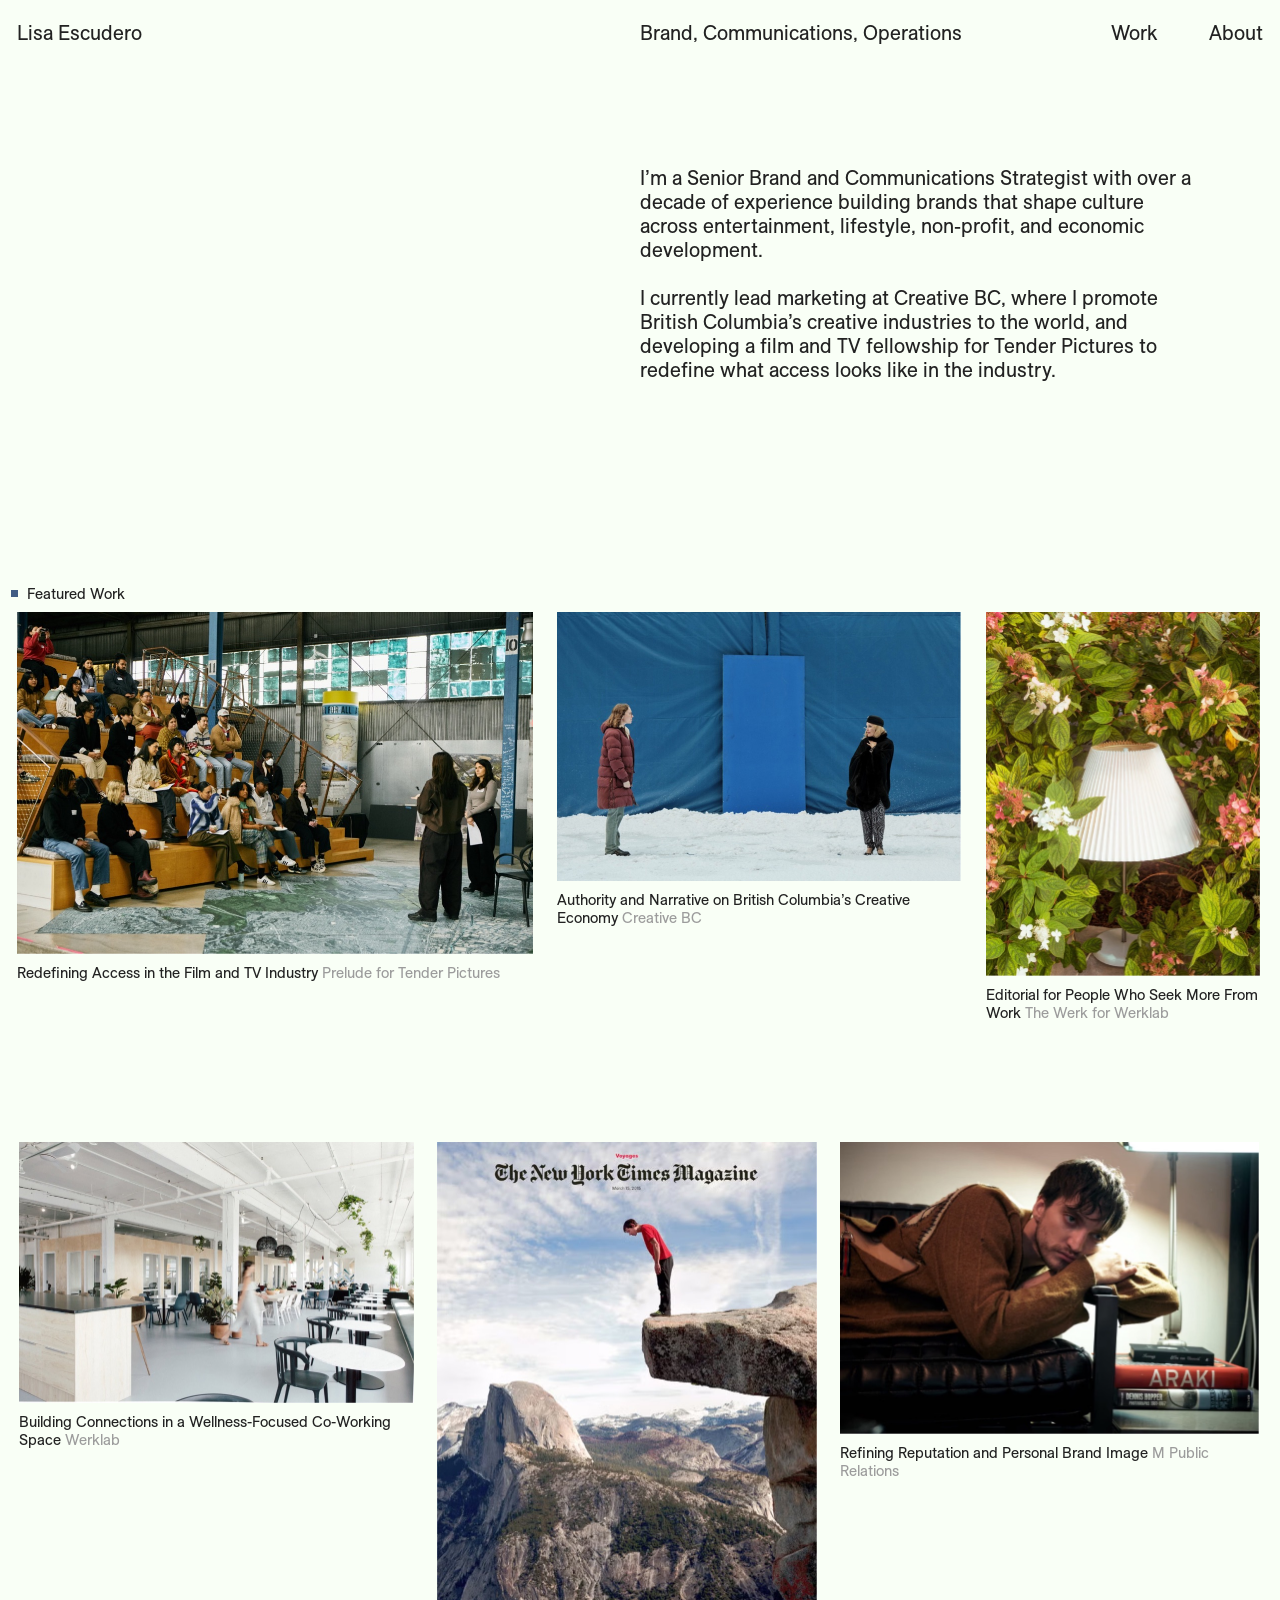
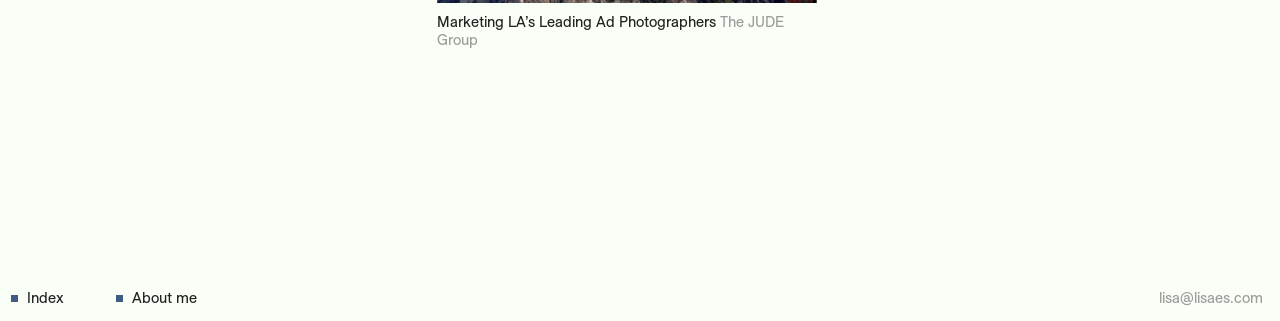
<file: index.html>
<!doctype html>
<html lang="en">
<head>
  <meta charset="utf-8">
  <meta name="viewport" content="width=device-width, initial-scale=1">
  <meta name="robots" content="noindex, nofollow">
  <title>Lisa Escudero — Brand, Communications, Operations</title>
  <link rel="icon" type="image/png" href="/images/favicon.png">
  <link rel="apple-touch-icon" href="/images/apple-touch-icon.png">
  <meta name="description" content="Lisa Escudero is a Brand and Communications Strategist with over a decade of experience building brands that shape culture across entertainment, lifestyle, non-profit, and economic development.">
  <link rel="stylesheet" href="css/style.css">
</head>
<body class="page-home">

  <header class="site-header">
    <a class="name" href="/">Lisa Escudero</a>
    <span class="tagline">Brand, Communications, Operations</span>
    <nav aria-label="Main">
      <div class="nav-work">
        <a class="nav-trigger" href="/" aria-haspopup="true" aria-expanded="false">Work</a>
        <ul class="dropdown">
          <li><a href="/prelude">Prelude</a></li>
          <li><a href="/creative-bc">Creative BC</a></li>
          <li><a href="/jude-group">The JUDE Group</a></li>
          <li><a href="/the-werk">The Werk</a></li>
          <li><a href="/m-public-relations">M Public Relations</a></li>
          <li><a href="/werklab">Werklab</a></li>
        </ul>
      </div>
      <a href="/about">About</a>
    </nav>
  </header>

  <main>
    <section class="section intro">
      <div></div>
      <div class="content">
        <p>I’m a Senior Brand and Communications Strategist with over a decade of experience building brands that shape culture across entertainment, lifestyle, non-profit, and economic development.</p>
        <p>I currently lead marketing at Creative BC, where I promote British Columbia’s creative industries to the world, and developing a film and TV fellowship for Tender Pictures to redefine what access looks like in the industry.</p>
      </div>
    </section>
    <section class="featured"><span class="label">Featured Work</span></section>
    <div class="prow home-row" style="grid-template-columns:515fr 404fr 274fr;column-gap:calc(25 / 1280 * 100%);padding-left:calc(17 / 1280 * 100%);padding-right:calc(20 / 1280 * 100%);align-items:start">
      <a class="card" href="/prelude"><figure><img src="images/card-prelude.jpg" alt="Redefining Access in the Film and TV Industry"></figure><div class="caption"><span><span class="card-title">Redefining Access in the Film and TV Industry</span> <span class="client">Prelude for Tender Pictures</span></span></div></a>
      <a class="card" href="/creative-bc"><figure><img src="images/card-creative-bc.jpg" alt="Authority and Narrative on British Columbia’s Creative Economy"></figure><div class="caption"><span><span class="card-title">Authority and Narrative on British Columbia’s Creative Economy</span> <span class="client">Creative BC</span></span></div></a>
      <a class="card" href="/the-werk"><figure><img src="images/card-the-werk.jpg" alt="Editorial for People Who Seek More From Work"></figure><div class="caption"><span><span class="card-title">Editorial for People Who Seek More From Work</span> <span class="client">The Werk for Werklab</span></span></div></a>
    </div>
    <div class="prow home-row" style="grid-template-columns:395fr 380fr 419fr;column-gap:23px;padding-left:calc(19 / 1280 * 100%);padding-right:calc(21 / 1280 * 100%);align-items:start">
      <a class="card" href="/werklab"><figure><img src="images/card-werklab.jpg" alt="Building Connections in a Wellness-Focused Co-Working Space"></figure><div class="caption"><span><span class="card-title">Building Connections in a Wellness-Focused Co-Working Space</span> <span class="client">Werklab</span></span></div></a>
      <a class="card" href="/jude-group"><figure><img src="images/card-jude-group.jpg" alt="Marketing LA’s Leading Ad Photographers"></figure><div class="caption"><span><span class="card-title">Marketing LA’s Leading Ad Photographers</span> <span class="client">The JUDE Group</span></span></div></a>
      <a class="card" href="/m-public-relations"><figure><img src="images/card-m-public-relations.jpg" alt="Refining Reputation and Personal Brand Image"></figure><div class="caption"><span><span class="card-title">Refining Reputation and Personal Brand Image</span> <span class="client">M Public Relations</span></span></div></a>
    </div>
  </main>

  <footer class="site-footer">
    <div class="links">
      <a class="label" href="/cv">Index</a>
      <a class="label" href="/about">About me</a>
    </div>
    <a class="email" href="mailto:lisa@lisaes.com">lisa@lisaes.com</a>
  </footer>


  <script src="js/nav.js" defer></script>
</body>
</html>
</file>
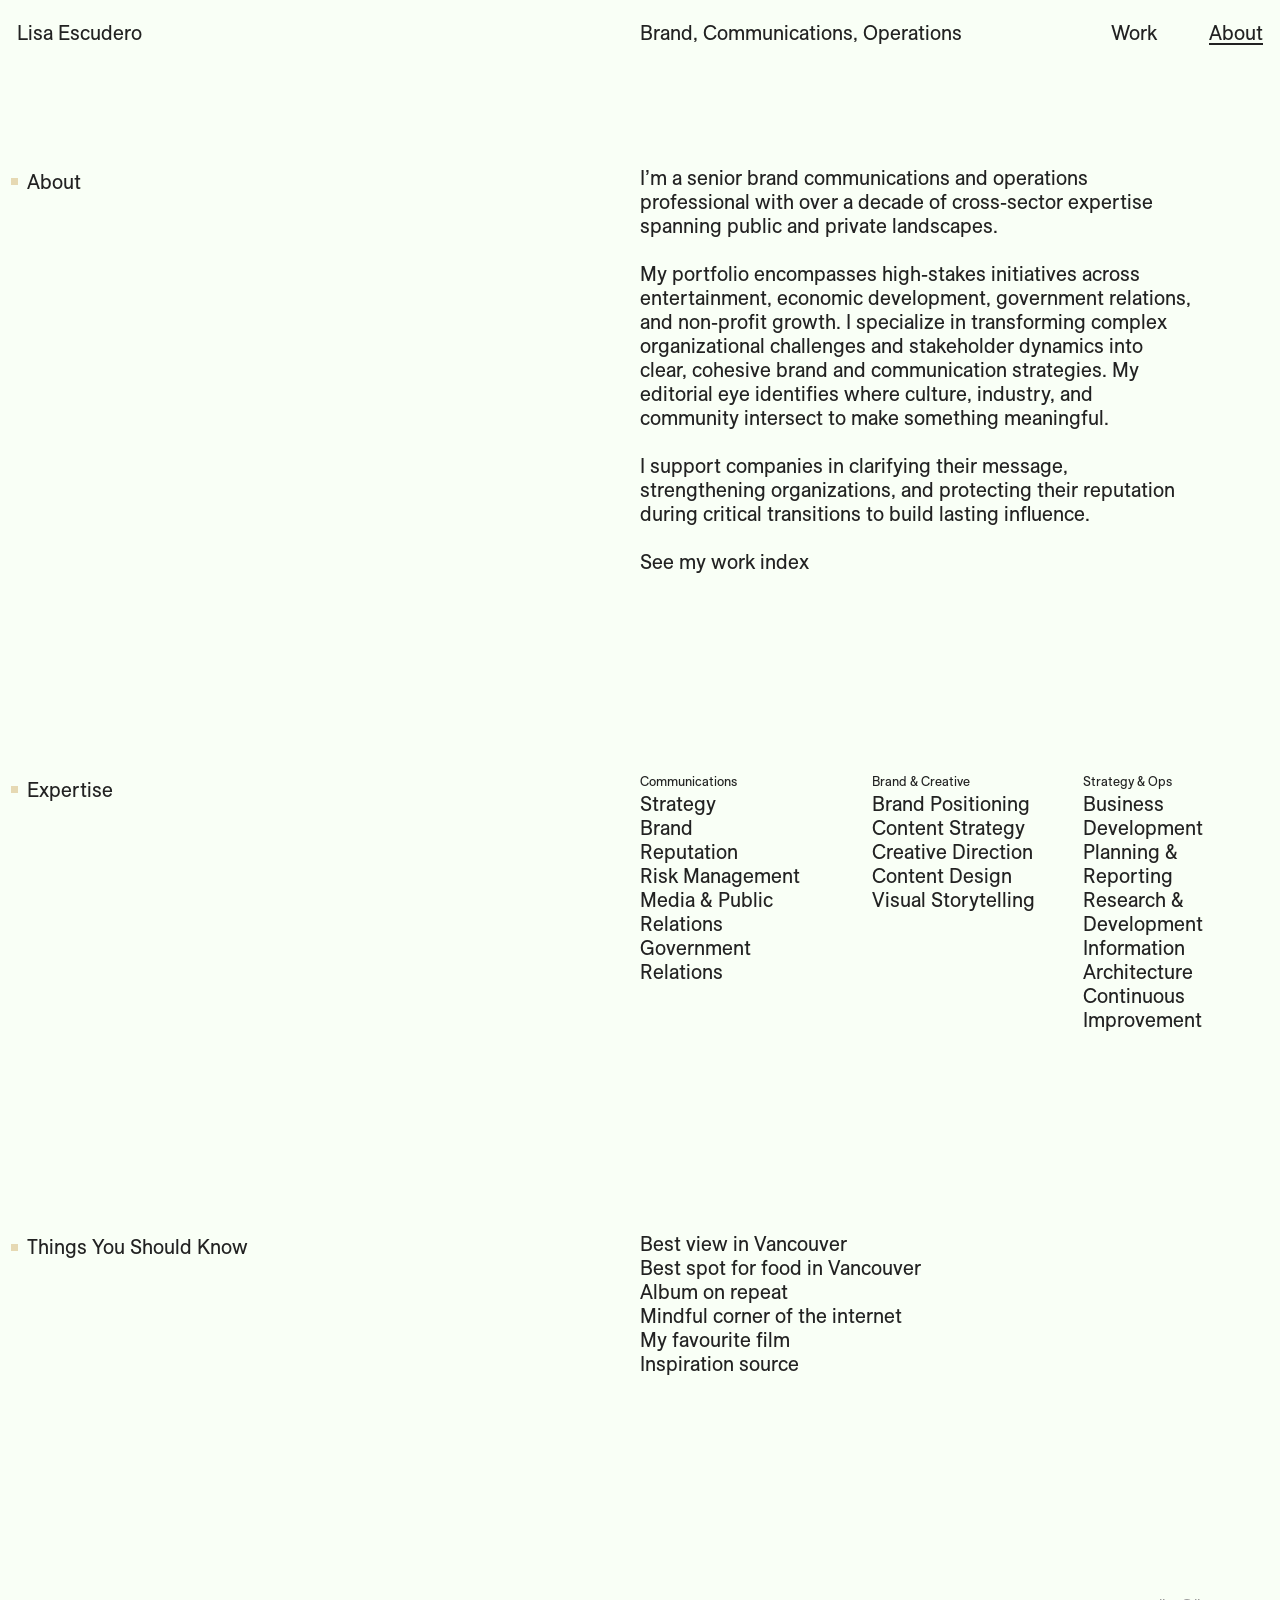
<file: about.html>
<!doctype html>
<html lang="en">
<head>
  <meta charset="utf-8">
  <meta name="viewport" content="width=device-width, initial-scale=1">
  <meta name="robots" content="noindex, nofollow">
  <title>About — Lisa Escudero</title>
  <link rel="icon" type="image/png" href="/images/favicon.png">
  <link rel="apple-touch-icon" href="/images/apple-touch-icon.png">
  <meta name="description" content="Senior brand communications and operations professional with over a decade of cross-sector expertise.">
  <link rel="stylesheet" href="css/style.css">
</head>
<body class="page-about">

  <header class="site-header">
    <a class="name" href="/">Lisa Escudero</a>
    <span class="tagline">Brand, Communications, Operations</span>
    <nav aria-label="Main">
      <div class="nav-work">
        <a class="nav-trigger" href="/" aria-haspopup="true" aria-expanded="false">Work</a>
        <ul class="dropdown">
          <li><a href="/prelude">Prelude</a></li>
          <li><a href="/creative-bc">Creative BC</a></li>
          <li><a href="/jude-group">The JUDE Group</a></li>
          <li><a href="/the-werk">The Werk</a></li>
          <li><a href="/m-public-relations">M Public Relations</a></li>
          <li><a href="/werklab">Werklab</a></li>
        </ul>
      </div>
      <a href="/about" aria-current="page">About</a>
    </nav>
  </header>

  <main>
    <section class="section">
      <div><span class="label">About</span></div>
      <div class="content">
        <p>I’m a senior brand communications and operations professional with over a decade of cross-sector expertise spanning public and private landscapes.</p>
        <p>My portfolio encompasses high-stakes initiatives across entertainment, economic development, government relations, and non-profit growth. I specialize in transforming complex organizational challenges and stakeholder dynamics into clear, cohesive brand and communication strategies. My editorial eye identifies where culture, industry, and community intersect to make something meaningful.</p>
        <p>I support companies in clarifying their message, strengthening organizations, and protecting their reputation during critical transitions to build lasting influence.</p>
        <p class="more"><a href="/cv">See my work index</a></p>
      </div>
    </section>


    <section class="section">
      <div><span class="label">Expertise</span></div>
      <div class="content wide expertise">
        <div>
          <h3>Communications</h3>
          <ul>
            <li>Strategy</li>
            <li>Brand</li>
            <li>Reputation</li>
            <li>Risk Management</li>
            <li>Media &amp; Public Relations</li>
            <li>Government Relations</li>
          </ul>
        </div>
        <div>
          <h3>Brand &amp; Creative</h3>
          <ul>
            <li>Brand Positioning</li>
            <li>Content Strategy</li>
            <li>Creative Direction</li>
            <li>Content Design</li>
            <li>Visual Storytelling</li>
          </ul>
        </div>
        <div>
          <h3>Strategy &amp; Ops</h3>
          <ul>
            <li>Business Development</li>
            <li>Planning &amp; Reporting</li>
            <li>Research &amp; Development</li>
            <li>Information Architecture</li>
            <li>Continuous Improvement</li>
          </ul>
        </div>
      </div>
    </section>

    <section class="section">
      <div><span class="label">Things You Should Know</span></div>
      <div class="content">
        <ul class="plain-list">
          <li><a href="https://www.google.com/maps/place/Iona+Beach/@49.2174372,-123.2166445,17z/data=!4m10!1m2!2m1!1siona+beach!3m6!1s0x54860b92437e13e1:0x3617922834f04c30!8m2!3d49.2179692!4d-123.2146257!15sCgppb25hIGJlYWNokgEMcHVibGljX2JlYWNo4AEA!16s%2Fg%2F11t_j97b2r?entry=ttu&amp;g_ep=EgoyMDI2MDQyOC4wIKXMDSoASAFQAw%3D%3D" target="_blank" rel="noopener">Best view in Vancouver</a></li>
          <li><a href="http://www.kissatanto.com/" target="_blank" rel="noopener">Best spot for food in Vancouver</a></li>
          <li><a href="https://open.spotify.com/album/4PT8J0fOr38VIH5ULZamLh?nd=1&amp;si=Cxs9I4cJS-Ww4FpicFcGwA" target="_blank" rel="noopener">Album on repeat</a></li>
          <li><a href="https://www.youtube.com/watch?v=CJZz_xeSt-Y&amp;t=1s" target="_blank" rel="noopener">Mindful corner of the internet</a></li>
          <li><a href="https://letterboxd.com/film/my-life-as-a-zucchini/" target="_blank" rel="noopener">My favourite film</a></li>
          <li><a href="https://canadamodern.org/archives/" target="_blank" rel="noopener">Inspiration source</a></li>
        </ul>
      </div>
    </section>
  </main>

  <footer class="site-footer">
    <a class="email" href="mailto:lisa@lisaes.com">lisa@lisaes.com</a>
  </footer>

  <script src="js/nav.js" defer></script>
</body>
</html>
</file>
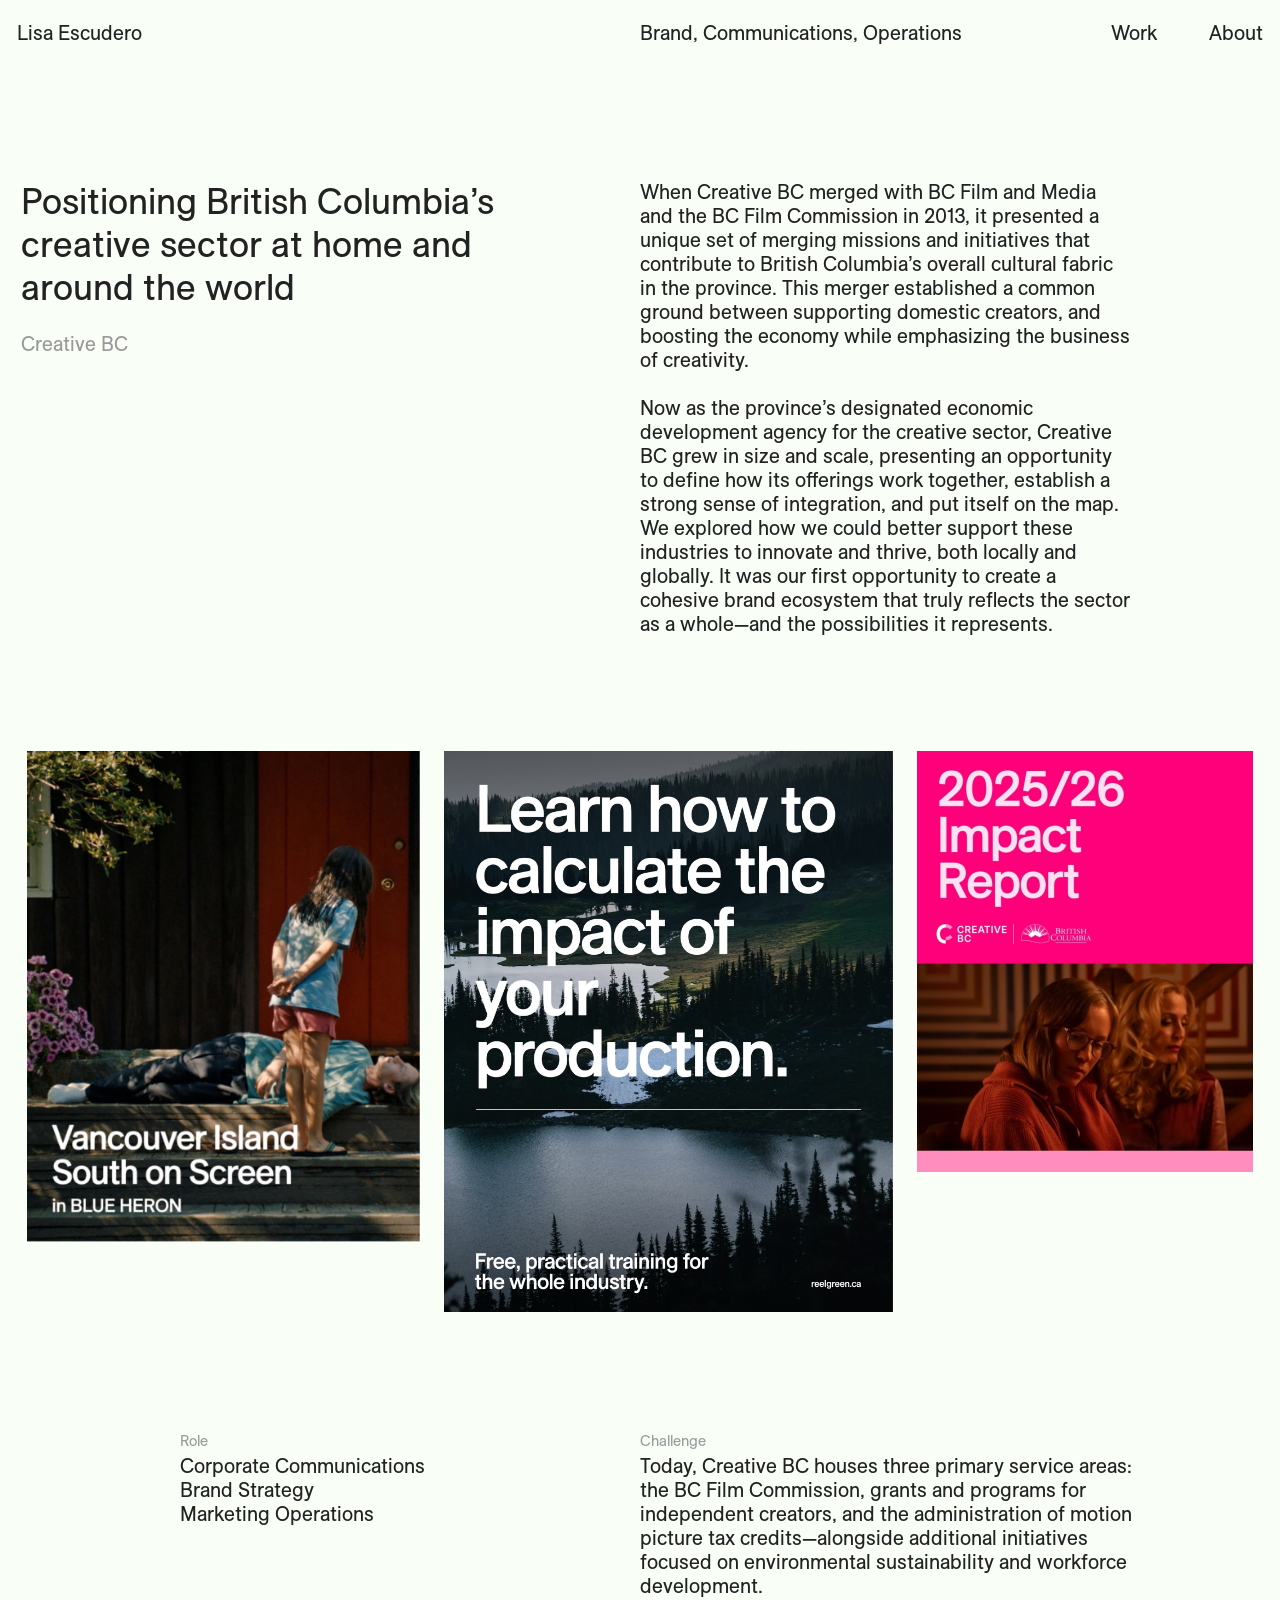
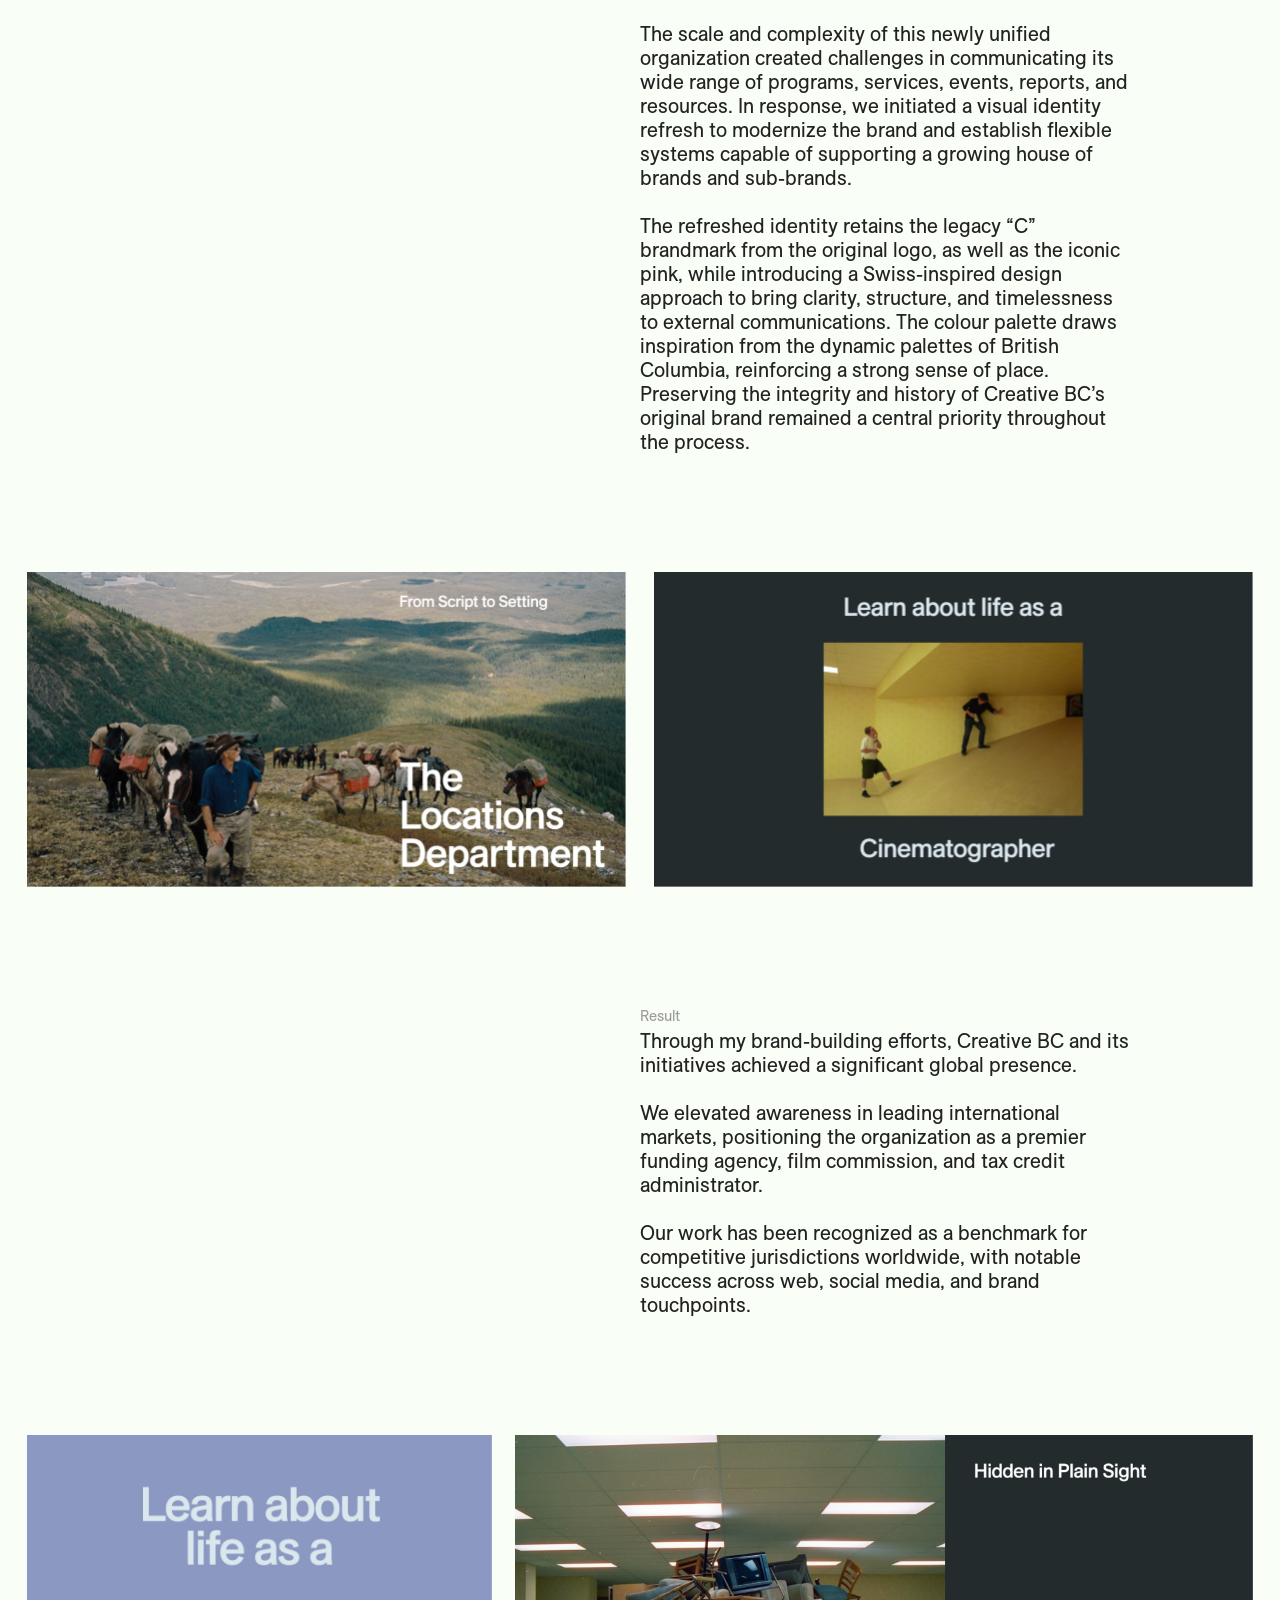
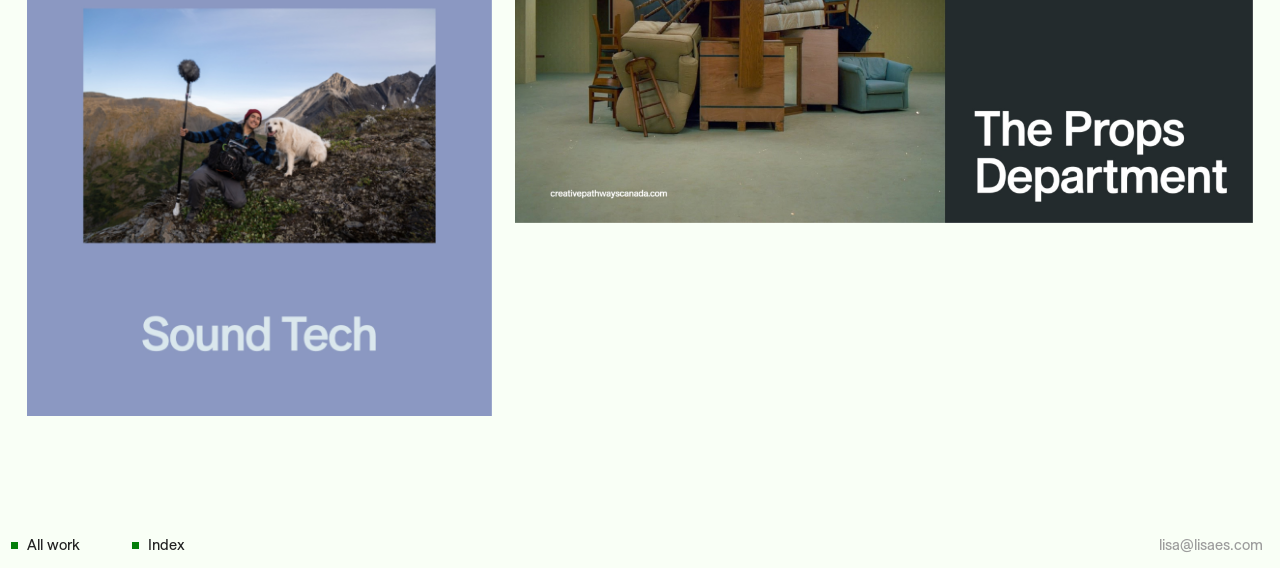
<file: creative-bc.html>
<!doctype html>
<html lang="en">
<head>
  <meta charset="utf-8">
  <meta name="viewport" content="width=device-width, initial-scale=1">
  <meta name="robots" content="noindex, nofollow">
  <title>Creative BC — Lisa Escudero</title>
  <link rel="icon" type="image/png" href="/images/favicon.png">
  <link rel="apple-touch-icon" href="/images/apple-touch-icon.png">
  <meta name="description" content="Positioning British Columbia’s creative sector at home and around the world">
  <link rel="stylesheet" href="css/style.css">
</head>
<body class="page-work page-case">

  <header class="site-header">
    <a class="name" href="/">Lisa Escudero</a>
    <span class="tagline">Brand, Communications, Operations</span>
    <nav aria-label="Main">
      <div class="nav-work">
        <a class="nav-trigger" href="/" aria-haspopup="true" aria-expanded="false">Work</a>
        <ul class="dropdown">
          <li><a href="/prelude">Prelude</a></li>
          <li><a href="/creative-bc" aria-current="page">Creative BC</a></li>
          <li><a href="/jude-group">The JUDE Group</a></li>
          <li><a href="/the-werk">The Werk</a></li>
          <li><a href="/m-public-relations">M Public Relations</a></li>
          <li><a href="/werklab">Werklab</a></li>
        </ul>
      </div>
      <a href="/about">About</a>
    </nav>
  </header>

  <main>
    <section class="section project-head">
      <div>
        <h1>Positioning British Columbia’s creative sector at home and around the world</h1>
        <p class="client">Creative BC</p>
      </div>
      <div class="content">
        <p>When Creative BC merged with BC Film and Media and the BC Film Commission in 2013, it presented a unique set of merging missions and initiatives that contribute to British Columbia’s overall cultural fabric in the province. This merger established a common ground between supporting domestic creators, and boosting the economy while emphasizing the business of creativity.</p>
        <p>Now as the province’s designated economic development agency for the creative sector, Creative BC grew in size and scale, presenting an opportunity to define how its offerings work together, establish a strong sense of integration, and put itself on the map. We explored how we could better support these industries to innovate and thrive, both locally and globally. It was our first opportunity to create a cohesive brand ecosystem that truly reflects the sector as a whole—and the possibilities it represents.</p>
      </div>
    </section>
    <div class="prow " style="grid-template-columns:393fr 450fr 336fr;column-gap:24px;padding-left:calc(27 / 1280 * 100%);padding-right:calc(27 / 1280 * 100%);align-items:start">
      <figure><img src="images/cbc-social-post.jpg" alt="Creative BC social post" loading="lazy"></figure>
      <figure><img src="images/cbc-image-368.jpg" alt="Reel Green poster: Learn how to calculate the impact of your production" loading="lazy"></figure>
      <figure><img src="images/cbc-impact-report.jpg" alt="Creative BC 2025/26 Impact Report social post" loading="lazy"></figure>
    </div>
    <div class="project-body">
      <div>
        <h2>Role</h2>
        <ul class="plain-list">
          <li>Corporate Communications</li>
          <li>Brand Strategy</li>
          <li>Marketing Operations</li>
        </ul>
      </div>
      <div class="stack">
        <section>
          <h2>Challenge</h2>
          <p>Today, Creative BC houses three primary service areas: the BC Film Commission, grants and programs for independent creators, and the administration of motion picture tax credits—alongside additional initiatives focused on environmental sustainability and workforce development.</p>
          <p>The scale and complexity of this newly unified organization created challenges in communicating its wide range of programs, services, events, reports, and resources. In response, we initiated a visual identity refresh to modernize the brand and establish flexible systems capable of supporting a growing house of brands and sub-brands.</p>
          <p>The refreshed identity retains the legacy “C” brandmark from the original logo, as well as the iconic pink, while introducing a Swiss-inspired design approach to bring clarity, structure, and timelessness to external communications. The colour palette draws inspiration from the dynamic palettes of British Columbia, reinforcing a strong sense of place. Preserving the integrity and history of Creative BC’s original brand remained a central priority throughout the process.</p>
        </section>
      </div>
    </div>
    <div class="prow prow-mid" style="grid-template-columns:599fr 599fr;column-gap:28px;padding-left:calc(27 / 1280 * 100%);padding-right:calc(27 / 1280 * 100%);align-items:start">
      <figure><img src="images/cbc-script-to-setting-locations.jpg" alt="From Script to Setting: The Locations Department, Creative Pathways post" loading="lazy"></figure>
      <figure><img src="images/cbc-script-to-setting-cinematographer.jpg" alt="From Script to Setting: learn about life as a Cinematographer, Creative Pathways post" loading="lazy"></figure>
    </div>
    <div class="project-body">
      <div>
      </div>
      <div class="stack">
        <section>
          <h2>Result</h2>
          <p>Through my brand-building efforts, Creative BC and its initiatives achieved a significant global presence.</p>
          <p>We elevated awareness in leading international markets, positioning the organization as a premier funding agency, film commission, and tax credit administrator.</p>
          <p>Our work has been recognized as a benchmark for competitive jurisdictions worldwide, with notable success across web, social media, and brand touchpoints.</p>
        </section>
      </div>
    </div>
    <div class="prow " style="grid-template-columns:465fr 738fr;column-gap:23px;padding-left:calc(27 / 1280 * 100%);padding-right:calc(27 / 1280 * 100%);align-items:start">
      <figure><img src="images/cbc-sound-tech.jpg" alt="Learn about life as a Sound Tech, Creative Pathways post" loading="lazy"></figure>
      <figure><img src="images/cbc-image-363.jpg" alt="Creative Pathways campaign image" loading="lazy"></figure>
    </div>
  </main>

  <footer class="site-footer">
    <div class="links">
      <a class="label" href="/">All work</a>
      <a class="label" href="/cv">Index</a>
    </div>
    <a class="email" href="mailto:lisa@lisaes.com">lisa@lisaes.com</a>
  </footer>

  <script src="js/nav.js" defer></script>
</body>
</html>
</file>
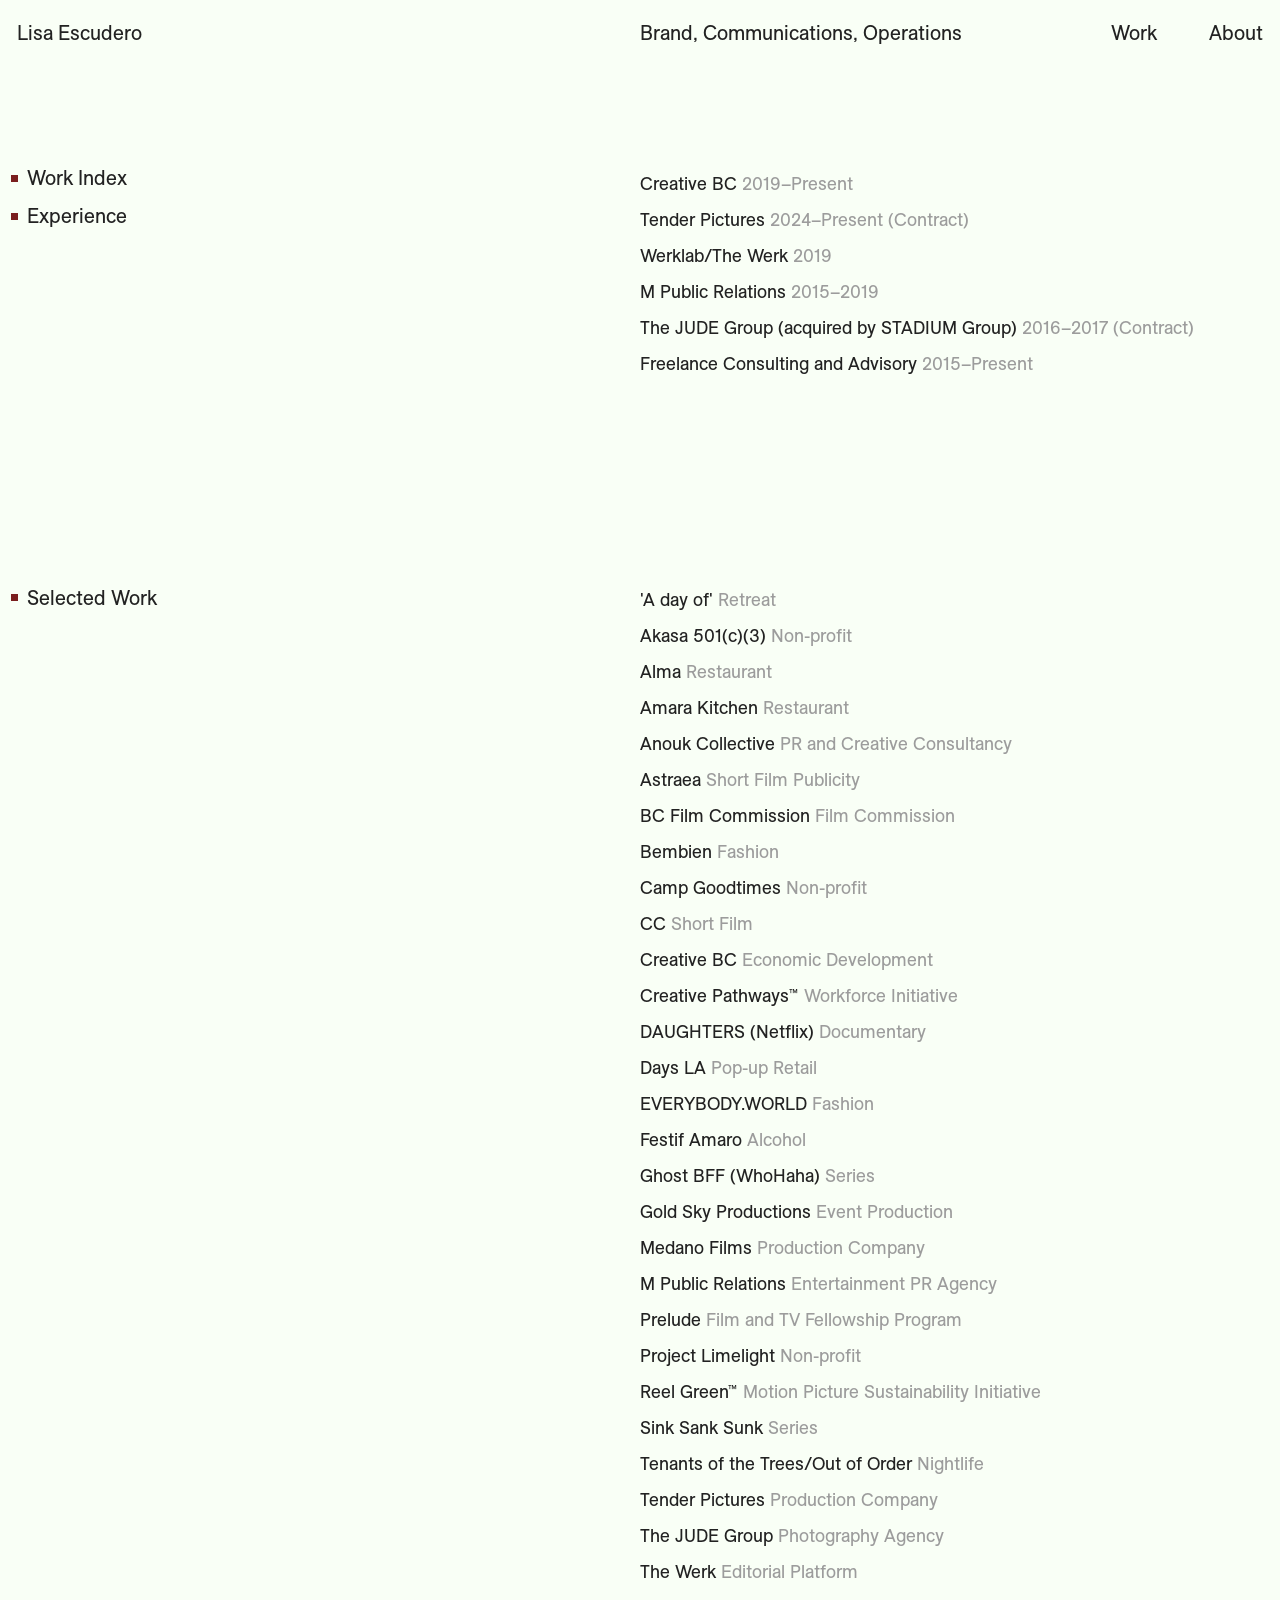
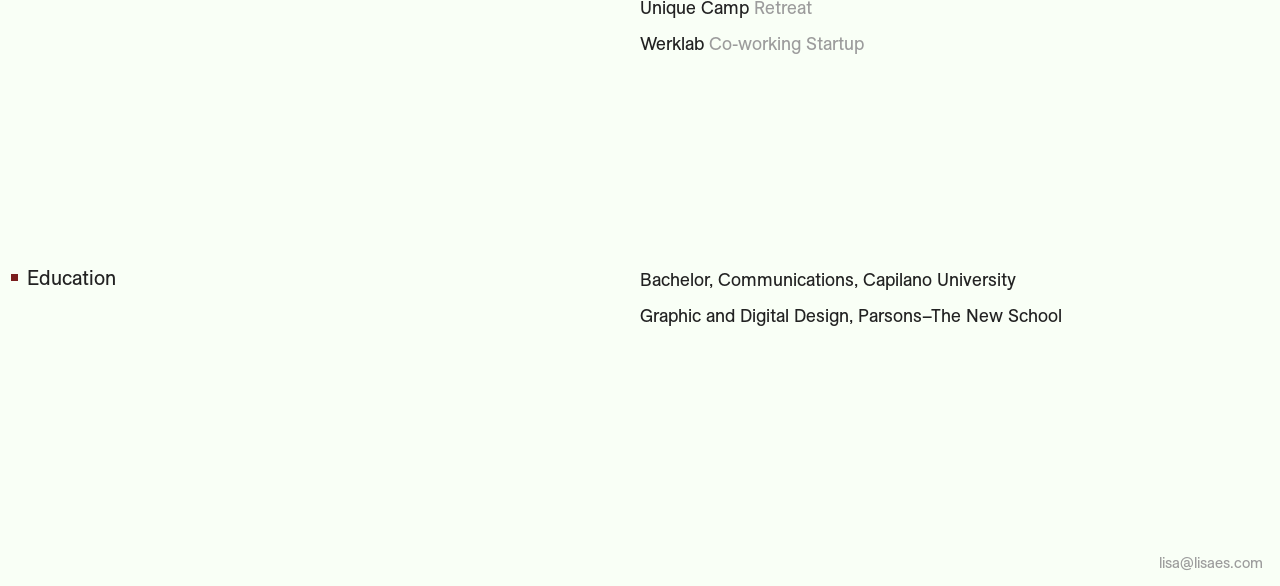
<file: cv.html>
<!doctype html>
<html lang="en">
<head>
  <meta charset="utf-8">
  <meta name="viewport" content="width=device-width, initial-scale=1">
  <meta name="robots" content="noindex, nofollow">
  <title>Index — Lisa Escudero</title>
  <link rel="icon" type="image/png" href="/images/favicon.png">
  <link rel="apple-touch-icon" href="/images/apple-touch-icon.png">
  <meta name="description" content="Experience, selected work and education of Lisa Escudero.">
  <link rel="stylesheet" href="css/style.css">
</head>
<body class="page-cv">

  <header class="site-header">
    <a class="name" href="/">Lisa Escudero</a>
    <span class="tagline">Brand, Communications, Operations</span>
    <nav aria-label="Main">
      <div class="nav-work">
        <a class="nav-trigger" href="/" aria-haspopup="true" aria-expanded="false">Work</a>
        <ul class="dropdown">
          <li><a href="/prelude">Prelude</a></li>
          <li><a href="/creative-bc">Creative BC</a></li>
          <li><a href="/jude-group">The JUDE Group</a></li>
          <li><a href="/the-werk">The Werk</a></li>
          <li><a href="/m-public-relations">M Public Relations</a></li>
          <li><a href="/werklab">Werklab</a></li>
        </ul>
      </div>
      <a href="/about">About</a>
    </nav>
  </header>

  <main>
    <section class="section">
      <div class="labels"><span class="label">Work Index</span><span class="label">Experience</span></div>
      <div class="content wide">
        <ul class="cv-list">
          <li>Creative BC <span class="muted">2019–Present</span></li>
          <li>Tender Pictures <span class="muted">2024–Present (Contract)</span></li>
          <li>Werklab/The Werk <span class="muted">2019</span></li>
          <li>M Public Relations <span class="muted">2015–2019</span></li>
          <li>The JUDE Group (acquired by STADIUM Group) <span class="muted">2016–2017 (Contract)</span></li>
          <li>Freelance Consulting and Advisory <span class="muted">2015–Present</span></li>
        </ul>
      </div>
    </section>

    <section class="section">
      <div><span class="label">Selected Work</span></div>
      <div class="content wide">
        <ul class="cv-list">
          <li>'A day of' <span class="muted">Retreat</span></li>
          <li>Akasa 501(c)(3) <span class="muted">Non-profit</span></li>
          <li>Alma <span class="muted">Restaurant</span></li>
          <li>Amara Kitchen <span class="muted">Restaurant</span></li>
          <li>Anouk Collective <span class="muted">PR and Creative Consultancy</span></li>
          <li>Astraea <span class="muted">Short Film Publicity</span></li>
          <li>BC Film Commission <span class="muted">Film Commission</span></li>
          <li>Bembien <span class="muted">Fashion</span></li>
          <li>Camp Goodtimes <span class="muted">Non-profit</span></li>
          <li>CC <span class="muted">Short Film</span></li>
          <li><a href="/creative-bc">Creative BC</a> <span class="muted">Economic Development</span></li>
          <li>Creative Pathways™ <span class="muted">Workforce Initiative</span></li>
          <li>DAUGHTERS (Netflix) <span class="muted">Documentary</span></li>
          <li>Days LA <span class="muted">Pop-up Retail</span></li>
          <li>EVERYBODY.WORLD <span class="muted">Fashion</span></li>
          <li>Festif Amaro <span class="muted">Alcohol</span></li>
          <li>Ghost BFF (WhoHaha) <span class="muted">Series</span></li>
          <li>Gold Sky Productions <span class="muted">Event Production</span></li>
          <li>Medano Films <span class="muted">Production Company</span></li>
          <li><a href="/m-public-relations">M Public Relations</a> <span class="muted">Entertainment PR Agency</span></li>
          <li><a href="/prelude">Prelude</a> <span class="muted">Film and TV Fellowship Program</span></li>
          <li>Project Limelight <span class="muted">Non-profit</span></li>
          <li>Reel Green™ <span class="muted">Motion Picture Sustainability Initiative</span></li>
          <li>Sink Sank Sunk <span class="muted">Series</span></li>
          <li>Tenants of the Trees/Out of Order <span class="muted">Nightlife</span></li>
          <li>Tender Pictures <span class="muted">Production Company</span></li>
          <li><a href="/jude-group">The JUDE Group</a> <span class="muted">Photography Agency</span></li>
          <li><a href="/the-werk">The Werk</a> <span class="muted">Editorial Platform</span></li>
          <li>Unique Camp <span class="muted">Retreat</span></li>
          <li><a href="/werklab">Werklab</a> <span class="muted">Co-working Startup</span></li>
        </ul>
      </div>
    </section>

    <section class="section">
      <div><span class="label">Education</span></div>
      <div class="content wide">
        <ul class="cv-list">
          <li>Bachelor, Communications, Capilano University</li>
          <li>Graphic and Digital Design, Parsons–The New School</li>
        </ul>
      </div>
    </section>
  </main>

  <footer class="site-footer">
    <a class="email" href="mailto:lisa@lisaes.com">lisa@lisaes.com</a>
  </footer>

  <script src="js/nav.js" defer></script>
</body>
</html>
</file>
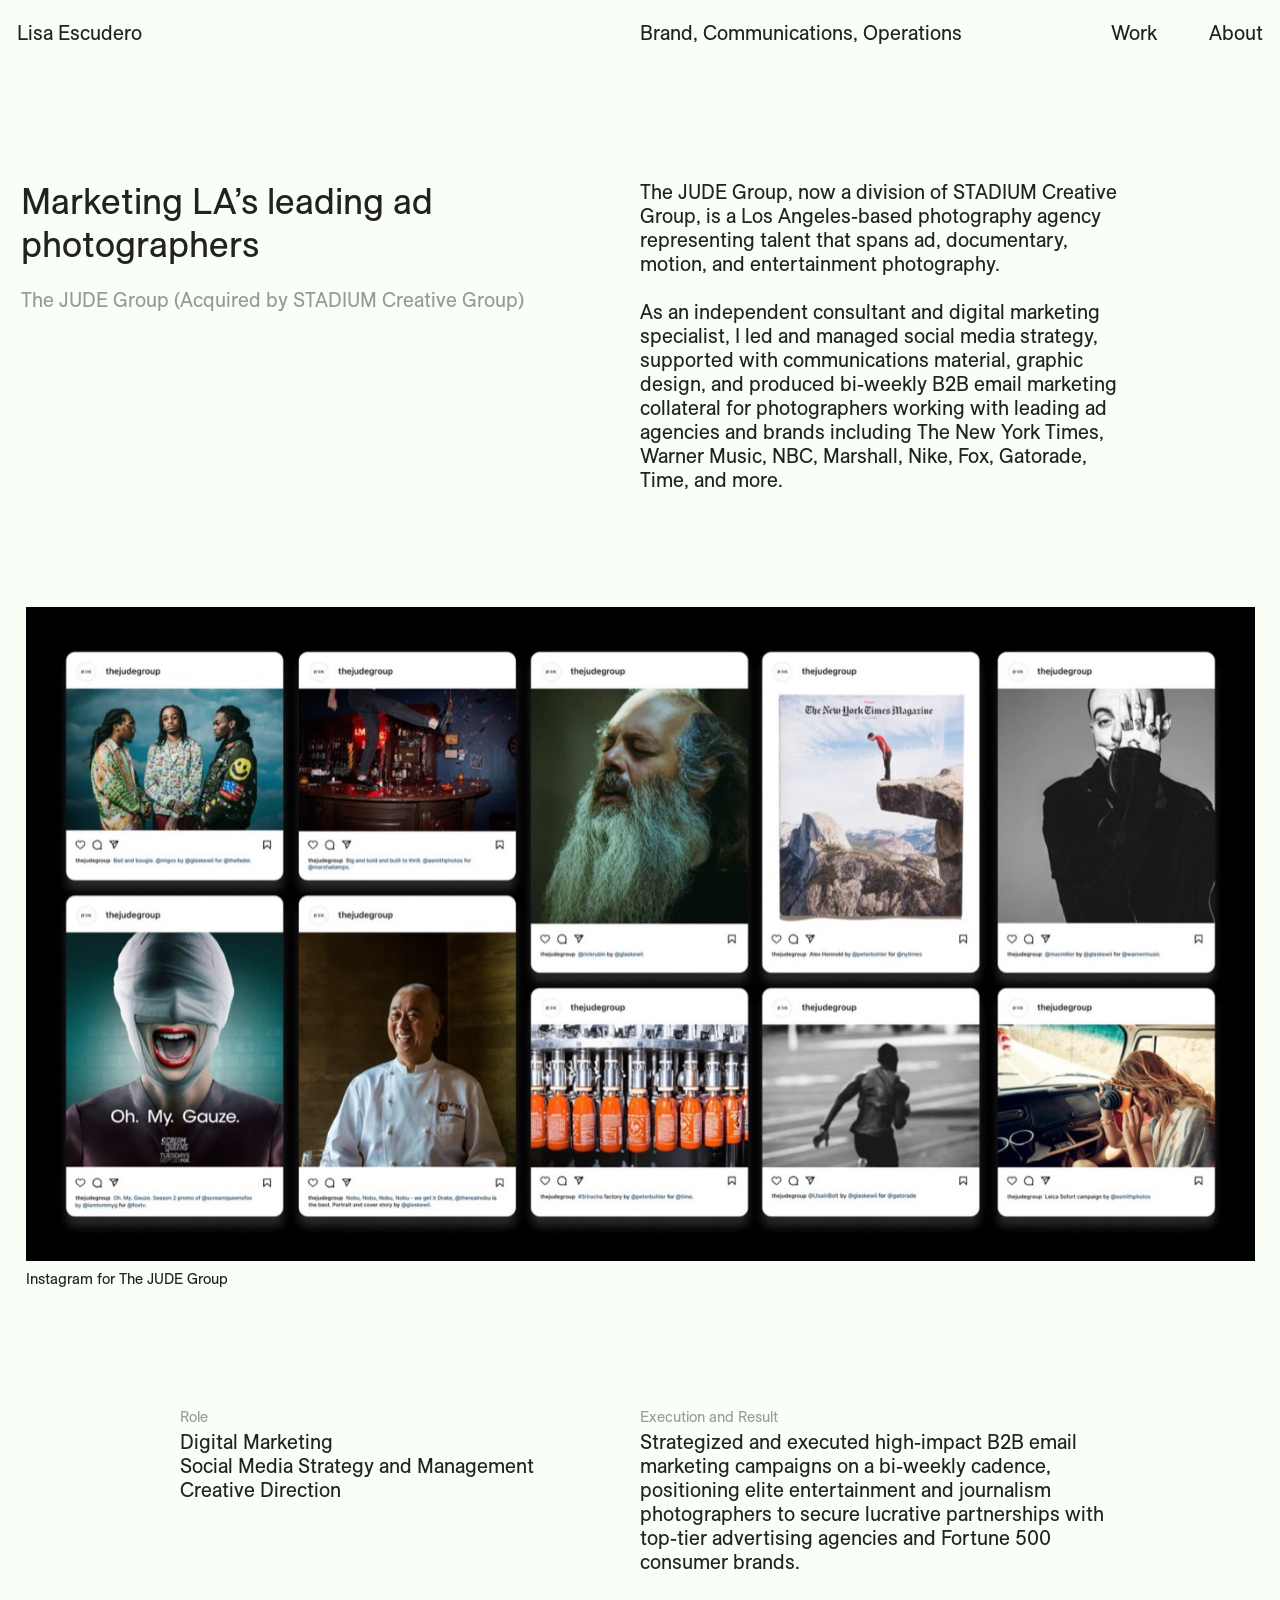
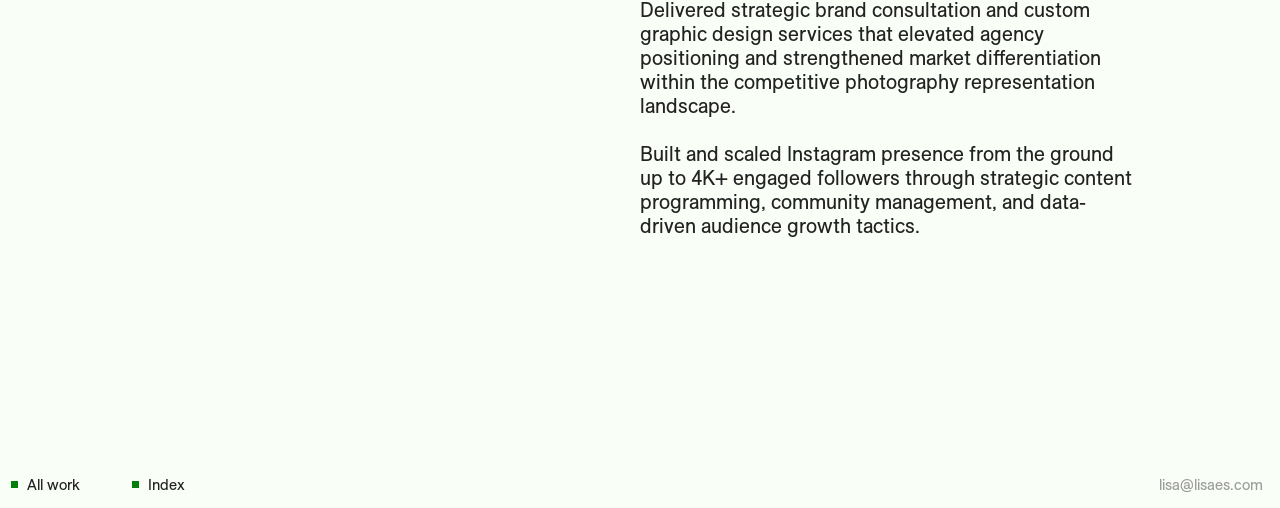
<file: jude-group.html>
<!doctype html>
<html lang="en">
<head>
  <meta charset="utf-8">
  <meta name="viewport" content="width=device-width, initial-scale=1">
  <meta name="robots" content="noindex, nofollow">
  <title>The JUDE Group — Lisa Escudero</title>
  <link rel="icon" type="image/png" href="/images/favicon.png">
  <link rel="apple-touch-icon" href="/images/apple-touch-icon.png">
  <meta name="description" content="Marketing LA’s leading ad photographers">
  <link rel="stylesheet" href="css/style.css">
</head>
<body class="page-work page-case">

  <header class="site-header">
    <a class="name" href="/">Lisa Escudero</a>
    <span class="tagline">Brand, Communications, Operations</span>
    <nav aria-label="Main">
      <div class="nav-work">
        <a class="nav-trigger" href="/" aria-haspopup="true" aria-expanded="false">Work</a>
        <ul class="dropdown">
          <li><a href="/prelude">Prelude</a></li>
          <li><a href="/creative-bc">Creative BC</a></li>
          <li><a href="/jude-group" aria-current="page">The JUDE Group</a></li>
          <li><a href="/the-werk">The Werk</a></li>
          <li><a href="/m-public-relations">M Public Relations</a></li>
          <li><a href="/werklab">Werklab</a></li>
        </ul>
      </div>
      <a href="/about">About</a>
    </nav>
  </header>

  <main>
    <section class="section project-head">
      <div>
        <h1>Marketing LA’s leading ad photographers</h1>
        <p class="client">The JUDE Group (Acquired by STADIUM Creative Group)</p>
      </div>
      <div class="content">
        <p>The JUDE Group, now a division of STADIUM Creative Group, is a Los Angeles-based photography agency representing talent that spans ad, documentary, motion, and entertainment photography.</p>
        <p>As an independent consultant and digital marketing specialist, I led and managed social media strategy, supported with communications material, graphic design, and produced bi-weekly B2B email marketing collateral for photographers working with leading ad agencies and brands including The New York Times, Warner Music, NBC, Marshall, Nike, Fox, Gatorade, Time, and more.</p>
      </div>
    </section>
    <div class="prow " style="grid-template-columns:1229fr;column-gap:0px;padding-left:calc(26 / 1280 * 100%);padding-right:calc(25 / 1280 * 100%);align-items:start">
      <figure><img src="images/jude-instagram-wide.jpg" alt="Grid of Instagram posts for The JUDE Group" loading="lazy"><figcaption>Instagram for The JUDE Group</figcaption></figure>
    </div>
    <div class="project-body">
      <div>
        <h2>Role</h2>
        <ul class="plain-list">
          <li>Digital Marketing</li>
          <li>Social Media Strategy and Management</li>
          <li>Creative Direction</li>
        </ul>
      </div>
      <div class="stack">
        <section>
          <h2>Execution and Result</h2>
          <p>Strategized and executed high-impact B2B email marketing campaigns on a bi-weekly cadence, positioning elite entertainment and journalism photographers to secure lucrative partnerships with top-tier advertising agencies and Fortune 500 consumer brands.</p>
          <p>Delivered strategic brand consultation and custom graphic design services that elevated agency positioning and strengthened market differentiation within the competitive photography representation landscape.</p>
          <p>Built and scaled Instagram presence from the ground up to 4K+ engaged followers through strategic content programming, community management, and data-driven audience growth tactics.</p>
        </section>
      </div>
    </div>
  </main>

  <footer class="site-footer">
    <div class="links">
      <a class="label" href="/">All work</a>
      <a class="label" href="/cv">Index</a>
    </div>
    <a class="email" href="mailto:lisa@lisaes.com">lisa@lisaes.com</a>
  </footer>

  <script src="js/nav.js" defer></script>
</body>
</html>
</file>
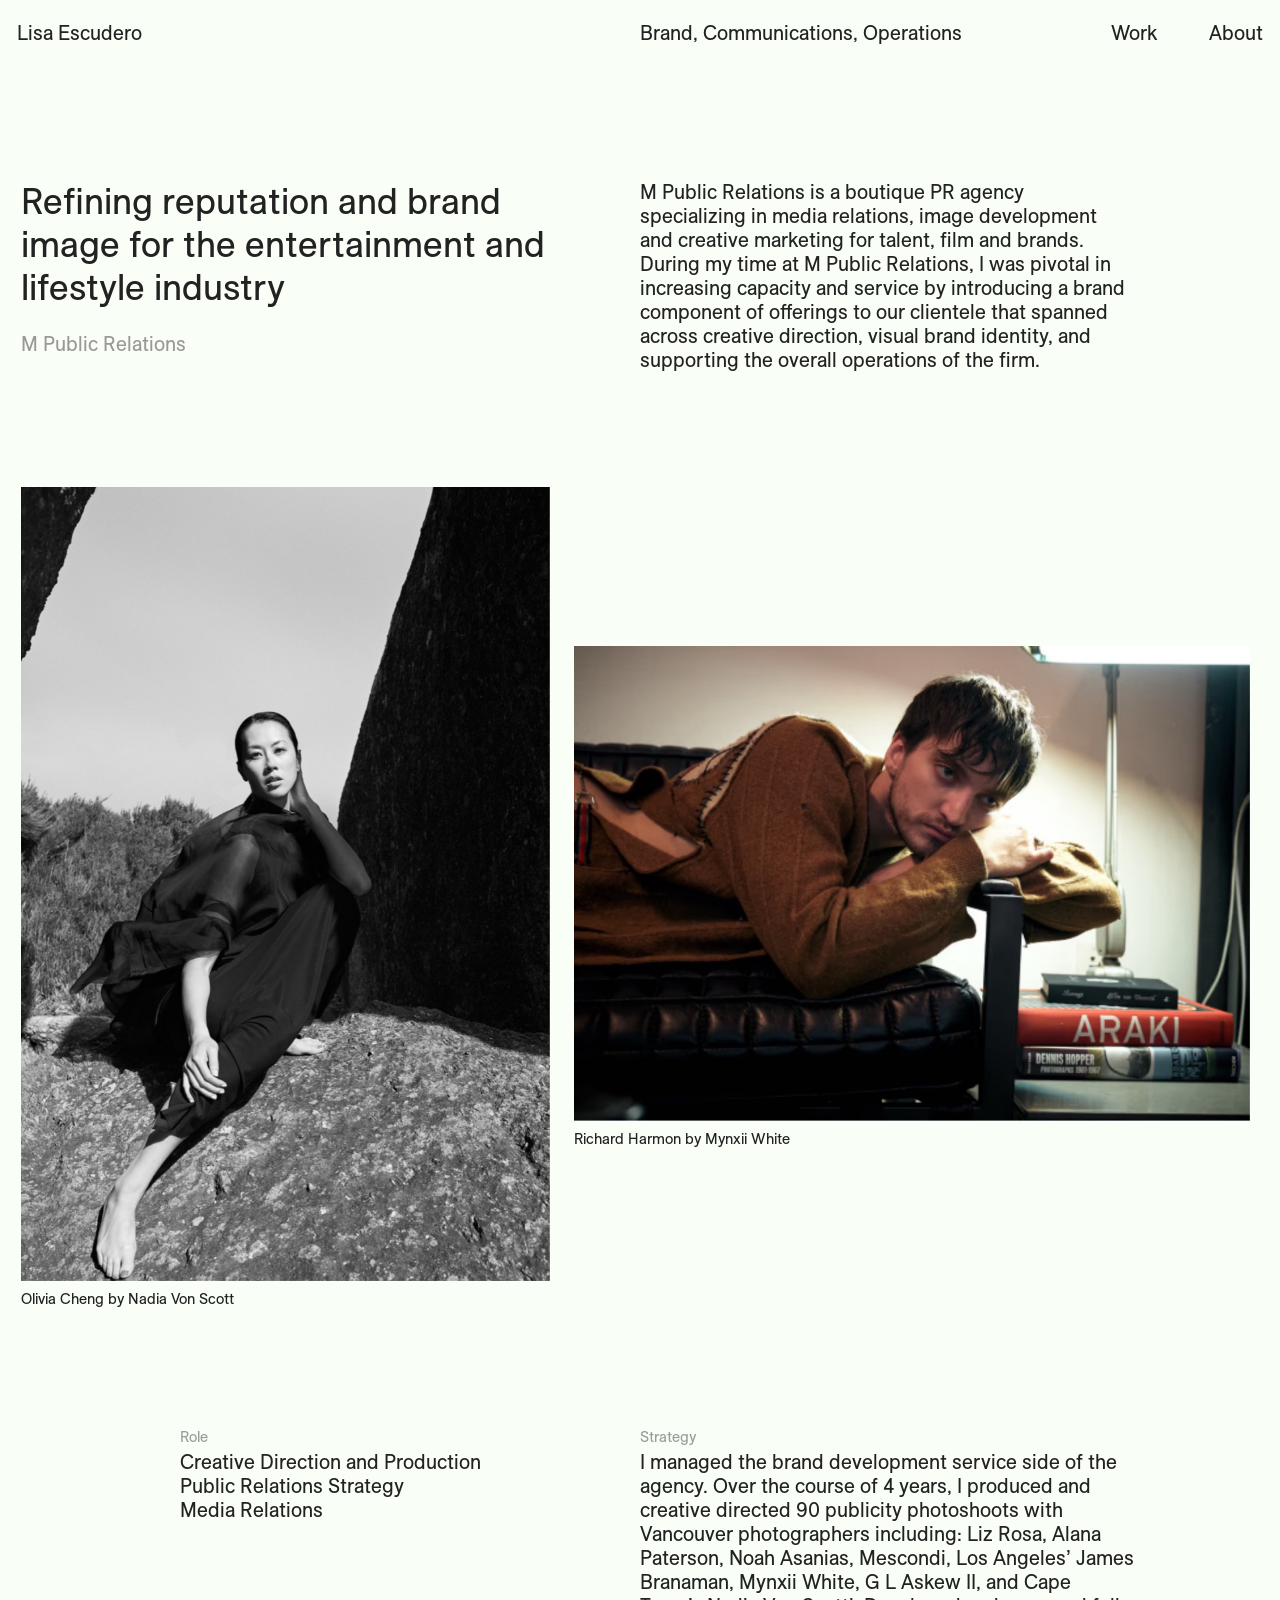
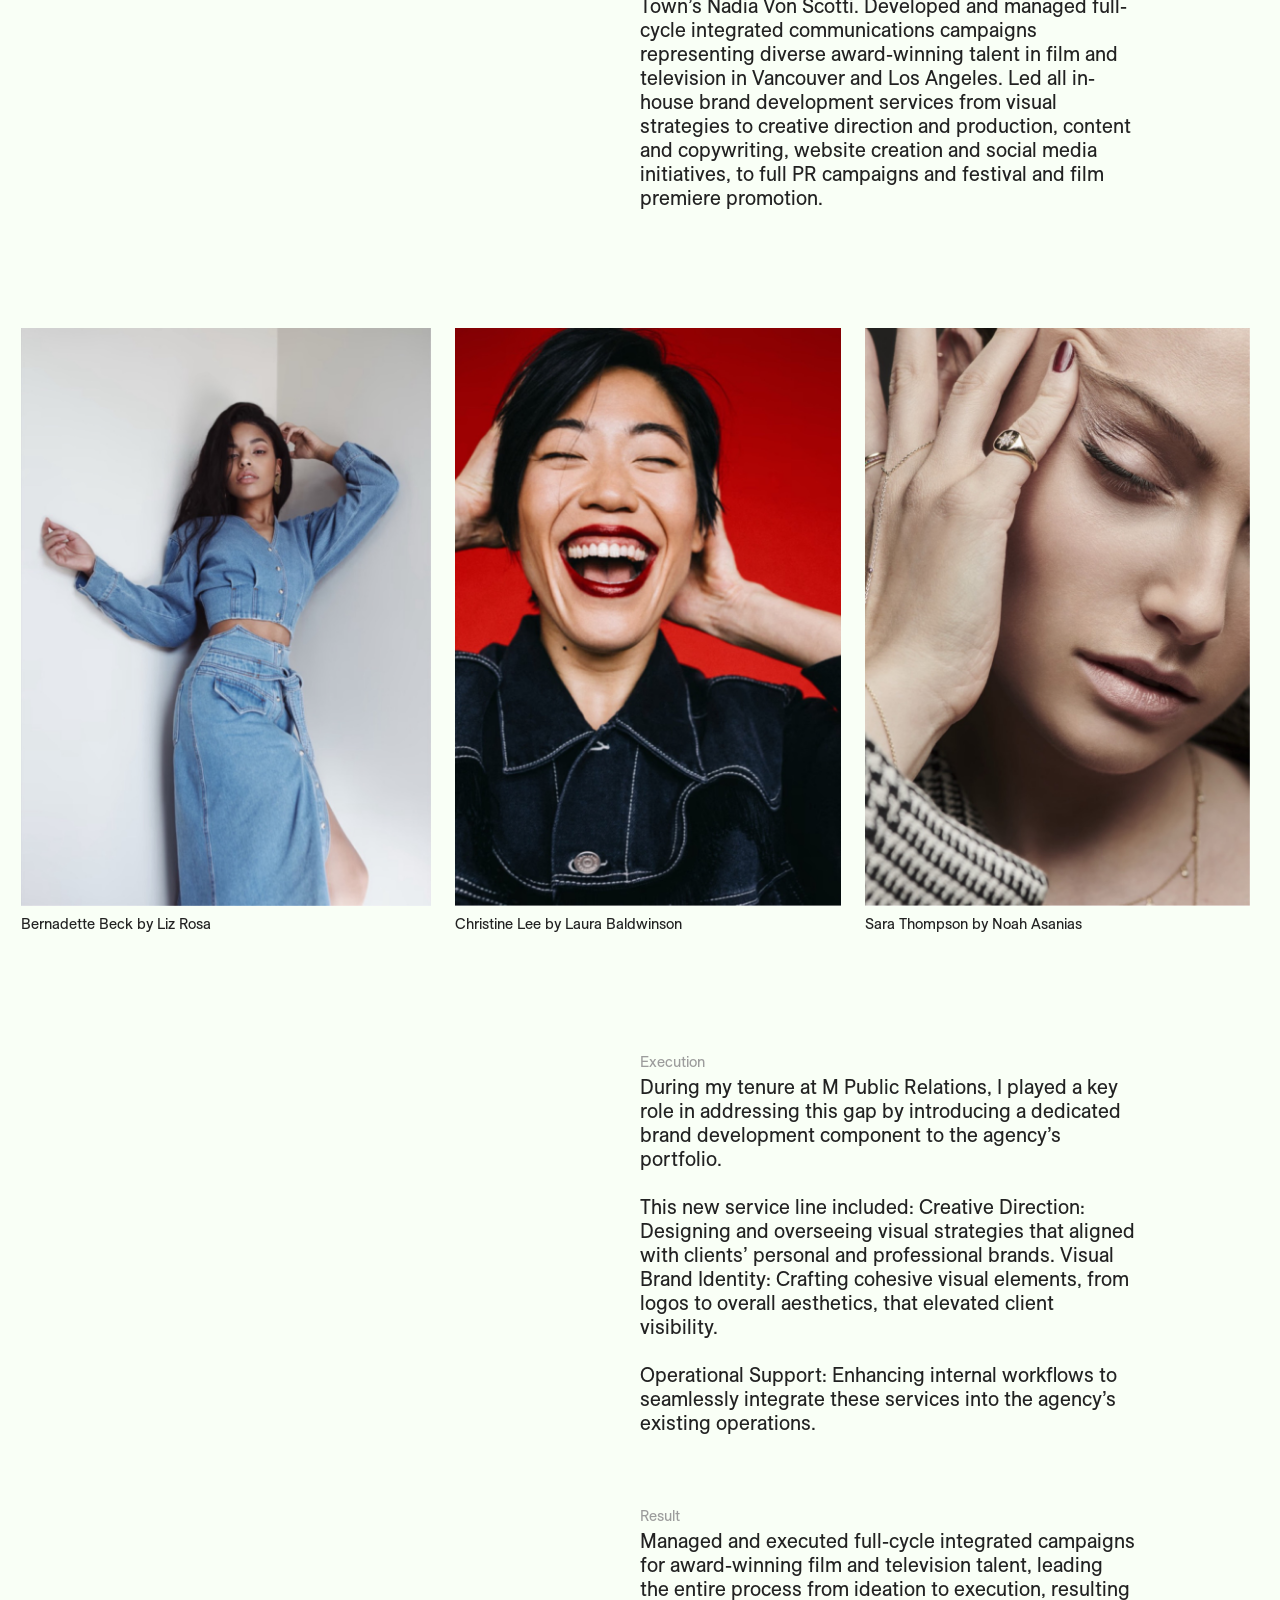
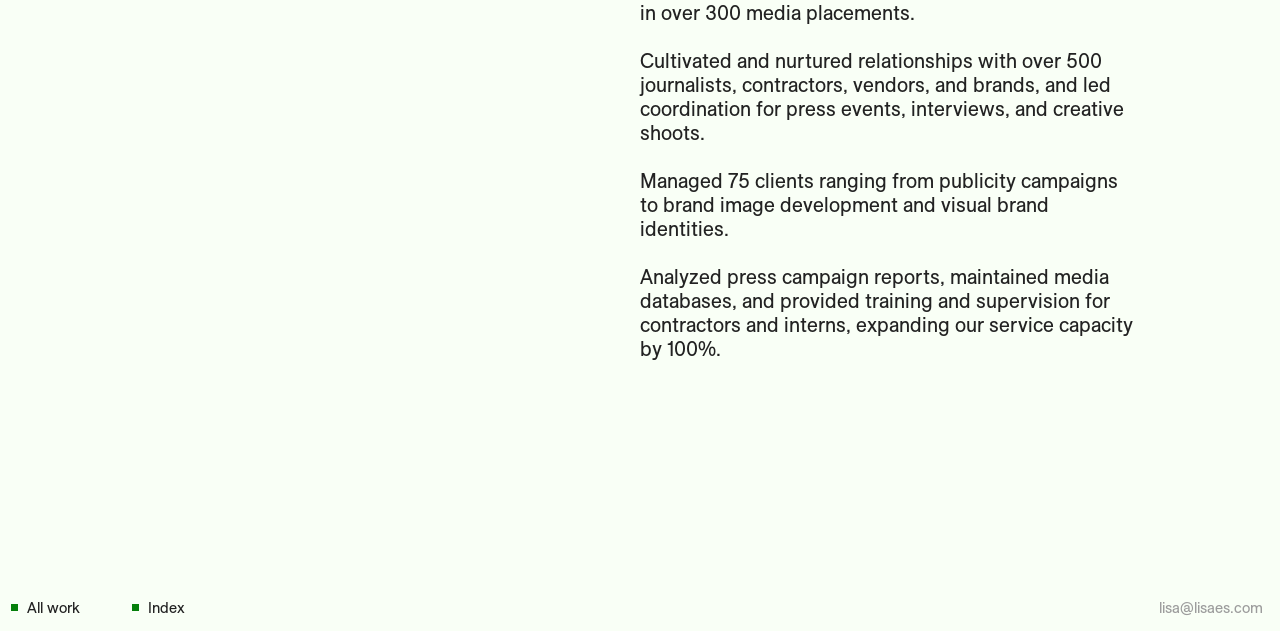
<file: m-public-relations.html>
<!doctype html>
<html lang="en">
<head>
  <meta charset="utf-8">
  <meta name="viewport" content="width=device-width, initial-scale=1">
  <meta name="robots" content="noindex, nofollow">
  <title>M Public Relations — Lisa Escudero</title>
  <link rel="icon" type="image/png" href="/images/favicon.png">
  <link rel="apple-touch-icon" href="/images/apple-touch-icon.png">
  <meta name="description" content="Refining reputation and brand image for the entertainment and lifestyle industry">
  <link rel="stylesheet" href="css/style.css">
</head>
<body class="page-work page-case">

  <header class="site-header">
    <a class="name" href="/">Lisa Escudero</a>
    <span class="tagline">Brand, Communications, Operations</span>
    <nav aria-label="Main">
      <div class="nav-work">
        <a class="nav-trigger" href="/" aria-haspopup="true" aria-expanded="false">Work</a>
        <ul class="dropdown">
          <li><a href="/prelude">Prelude</a></li>
          <li><a href="/creative-bc">Creative BC</a></li>
          <li><a href="/jude-group">The JUDE Group</a></li>
          <li><a href="/the-werk">The Werk</a></li>
          <li><a href="/m-public-relations" aria-current="page">M Public Relations</a></li>
          <li><a href="/werklab">Werklab</a></li>
        </ul>
      </div>
      <a href="/about">About</a>
    </nav>
  </header>

  <main>
    <section class="section project-head">
      <div>
        <h1>Refining reputation and brand image for the entertainment and lifestyle industry</h1>
        <p class="client">M Public Relations</p>
      </div>
      <div class="content">
        <p>M Public Relations is a boutique PR agency specializing in media relations, image development and creative marketing for talent, film and brands. During my time at M Public Relations, I was pivotal in increasing capacity and service by introducing a brand component of offerings to our clientele that spanned across creative direction, visual brand identity, and supporting the overall operations of the firm.</p>
      </div>
    </section>
    <div class="prow " style="grid-template-columns:529fr 676fr;column-gap:24px;padding-left:calc(21 / 1280 * 100%);padding-right:calc(30 / 1280 * 100%);align-items:center">
      <figure><img src="images/mpr-olivia-cheng.jpg" alt="Portrait of Olivia Cheng" loading="lazy"><figcaption>Olivia Cheng by Nadia Von Scott</figcaption></figure>
      <figure><img src="images/mpr-richard-harmon-wide.jpg" alt="Portrait of actor Richard Harmon reclining" loading="lazy"><figcaption>Richard Harmon by Mynxii White</figcaption></figure>
    </div>
    <div class="project-body">
      <div>
        <h2>Role</h2>
        <ul class="plain-list">
          <li>Creative Direction and Production</li>
          <li>Public Relations Strategy</li>
          <li>Media Relations</li>
        </ul>
      </div>
      <div class="stack">
        <section>
          <h2>Strategy</h2>
          <p>I managed the brand development service side of the agency. Over the course of 4 years, I produced and creative directed 90 publicity photoshoots with Vancouver photographers including: Liz Rosa, Alana Paterson, Noah Asanias, Mescondi, Los Angeles’ James Branaman, Mynxii White, G L Askew II, and Cape Town’s Nadia Von Scotti. Developed and managed full-cycle integrated communications campaigns representing diverse award-winning talent in film and television in Vancouver and Los Angeles. Led all in-house brand development services from visual strategies to creative direction and production, content and copywriting, website creation and social media initiatives, to full PR campaigns and festival and film premiere promotion.</p>
        </section>
      </div>
    </div>
    <div class="prow prow-mid" style="grid-template-columns:410fr 386fr 385fr;column-gap:24px;padding-left:calc(21 / 1280 * 100%);padding-right:calc(30 / 1280 * 100%);align-items:end">
      <figure><img src="images/mpr-bernadette-beck.jpg" alt="Portrait of Bernadette Beck in a blue dress" loading="lazy"><figcaption>Bernadette Beck by Liz Rosa</figcaption></figure>
      <figure><img src="images/mpr-christine-lee.jpg" alt="Colour portrait of Christine Lee laughing" loading="lazy"><figcaption>Christine Lee by Laura Baldwinson</figcaption></figure>
      <figure><img src="images/mpr-sara-thompson.jpg" alt="Editorial portrait of Sara Thompson" loading="lazy"><figcaption>Sara Thompson by Noah Asanias</figcaption></figure>
    </div>
    <div class="project-body">
      <div>
      </div>
      <div class="stack">
        <section>
          <h2>Execution</h2>
          <p>During my tenure at M Public Relations, I played a key role in addressing this gap by introducing a dedicated brand development component to the agency’s portfolio.</p>
          <p>This new service line included: Creative Direction: Designing and overseeing visual strategies that aligned with clients’ personal and professional brands. Visual Brand Identity: Crafting cohesive visual elements, from logos to overall aesthetics, that elevated client visibility.</p>
          <p>Operational Support: Enhancing internal workflows to seamlessly integrate these services into the agency’s existing operations.</p>
        </section>
        <section>
          <h2>Result</h2>
          <p>Managed and executed full-cycle integrated campaigns for award-winning film and television talent, leading the entire process from ideation to execution, resulting in over 300 media placements.</p>
          <p>Cultivated and nurtured relationships with over 500 journalists, contractors, vendors, and brands, and led coordination for press events, interviews, and creative shoots.</p>
          <p>Managed 75 clients ranging from publicity campaigns to brand image development and visual brand identities.</p>
          <p>Analyzed press campaign reports, maintained media databases, and provided training and supervision for contractors and interns, expanding our service capacity by 100%.</p>
        </section>
      </div>
    </div>
  </main>

  <footer class="site-footer">
    <div class="links">
      <a class="label" href="/">All work</a>
      <a class="label" href="/cv">Index</a>
    </div>
    <a class="email" href="mailto:lisa@lisaes.com">lisa@lisaes.com</a>
  </footer>

  <script src="js/nav.js" defer></script>
</body>
</html>
</file>
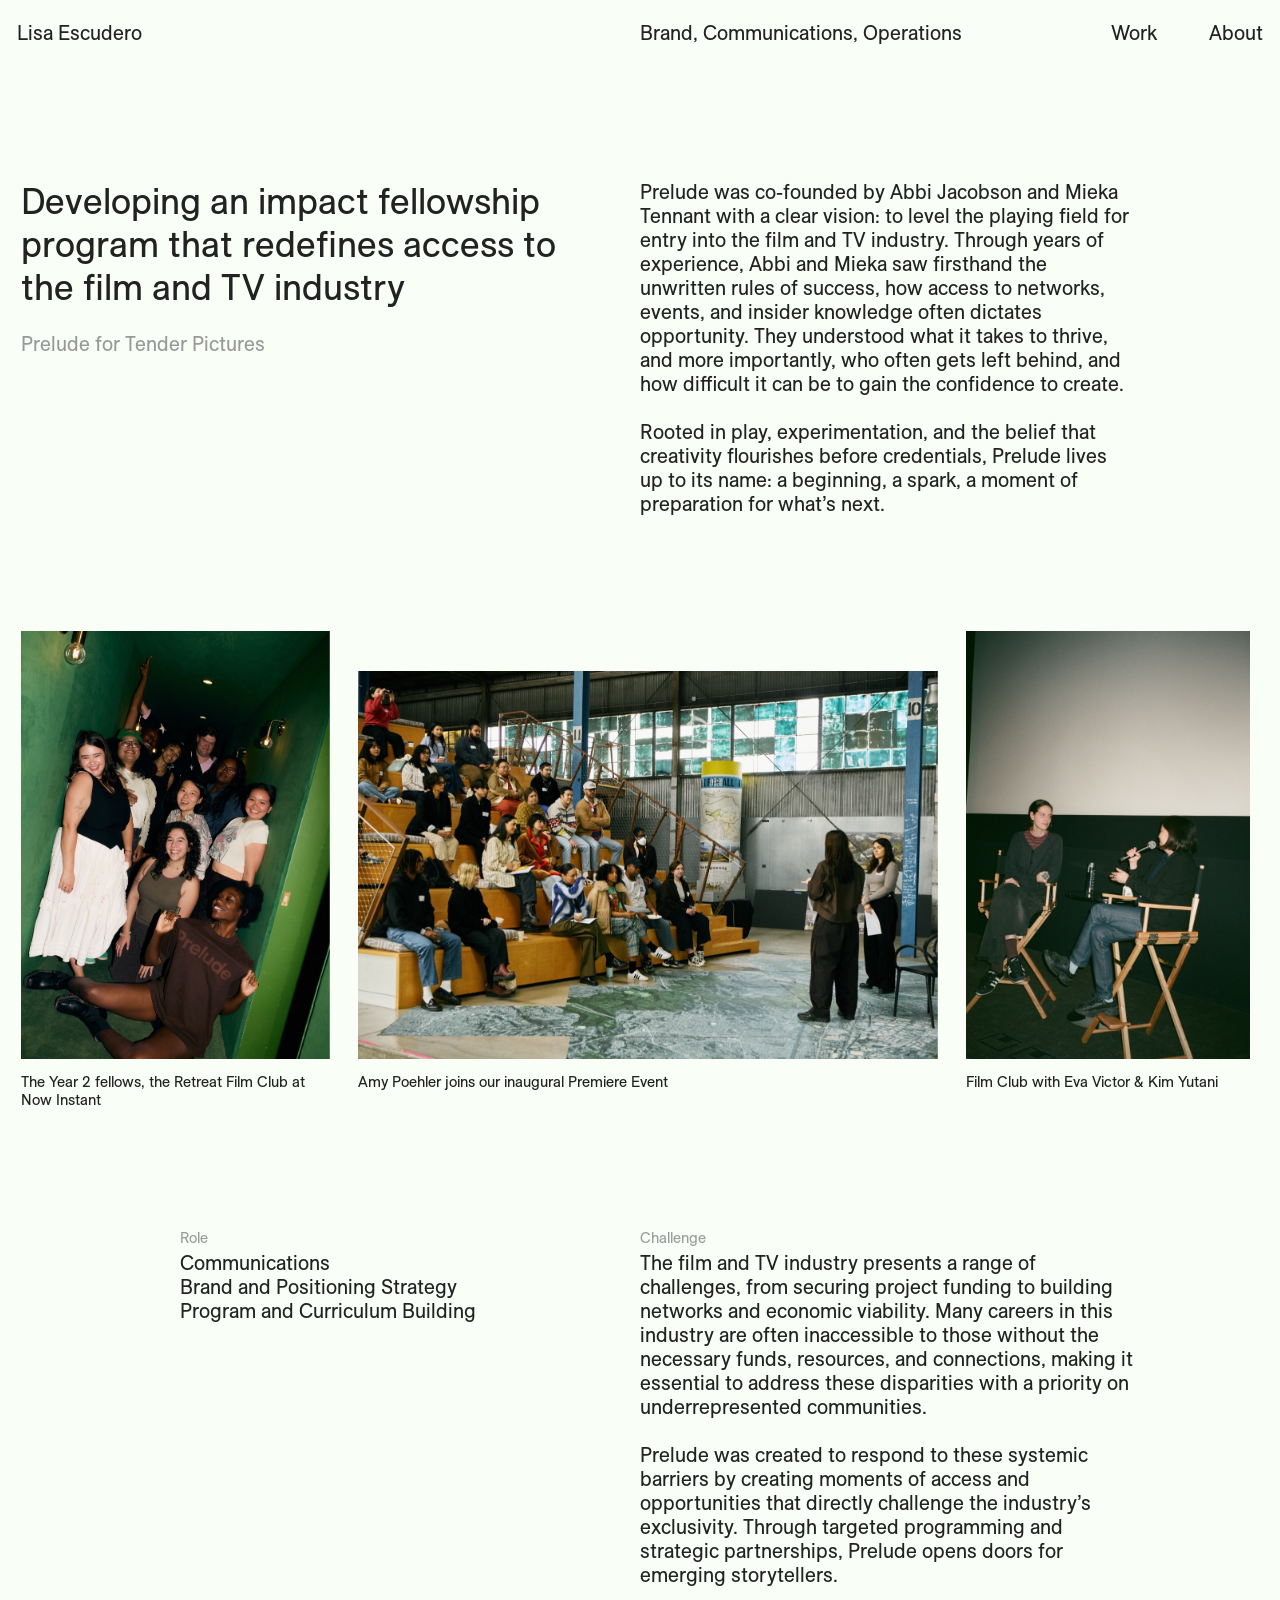
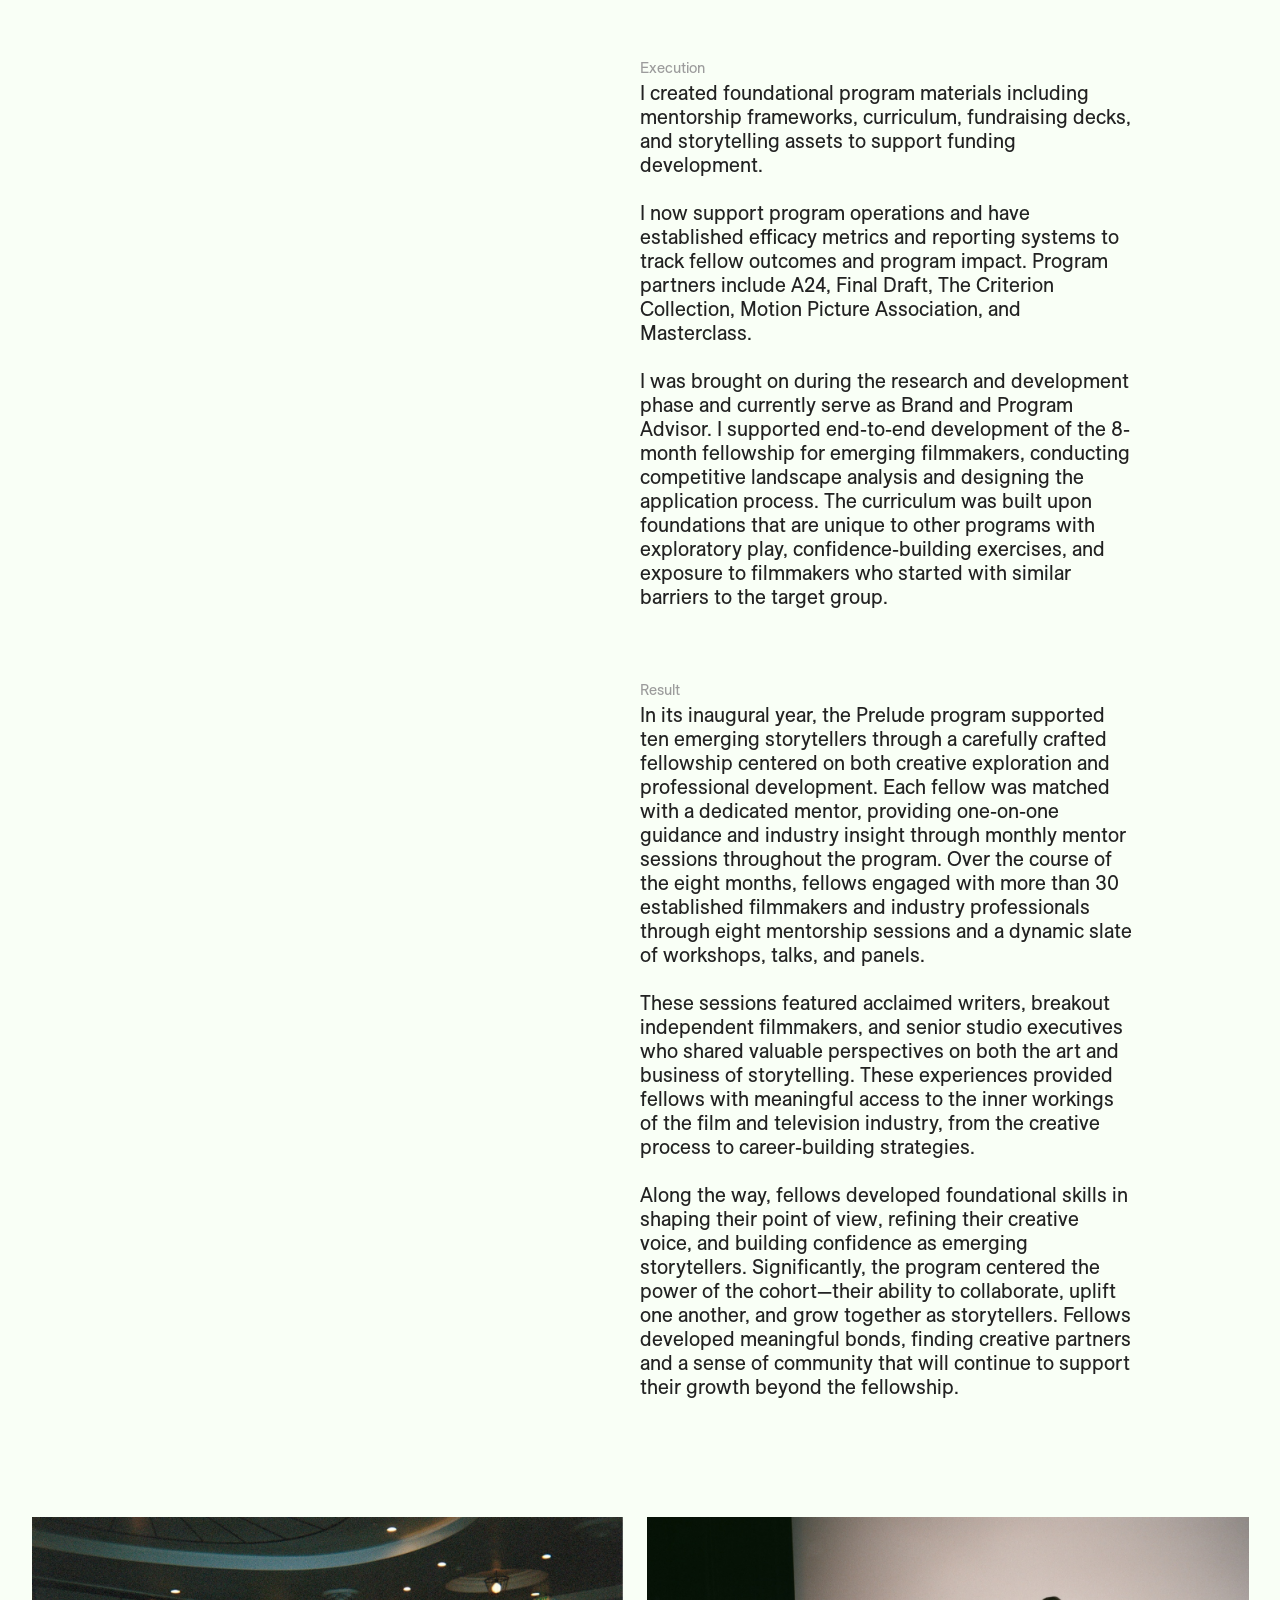
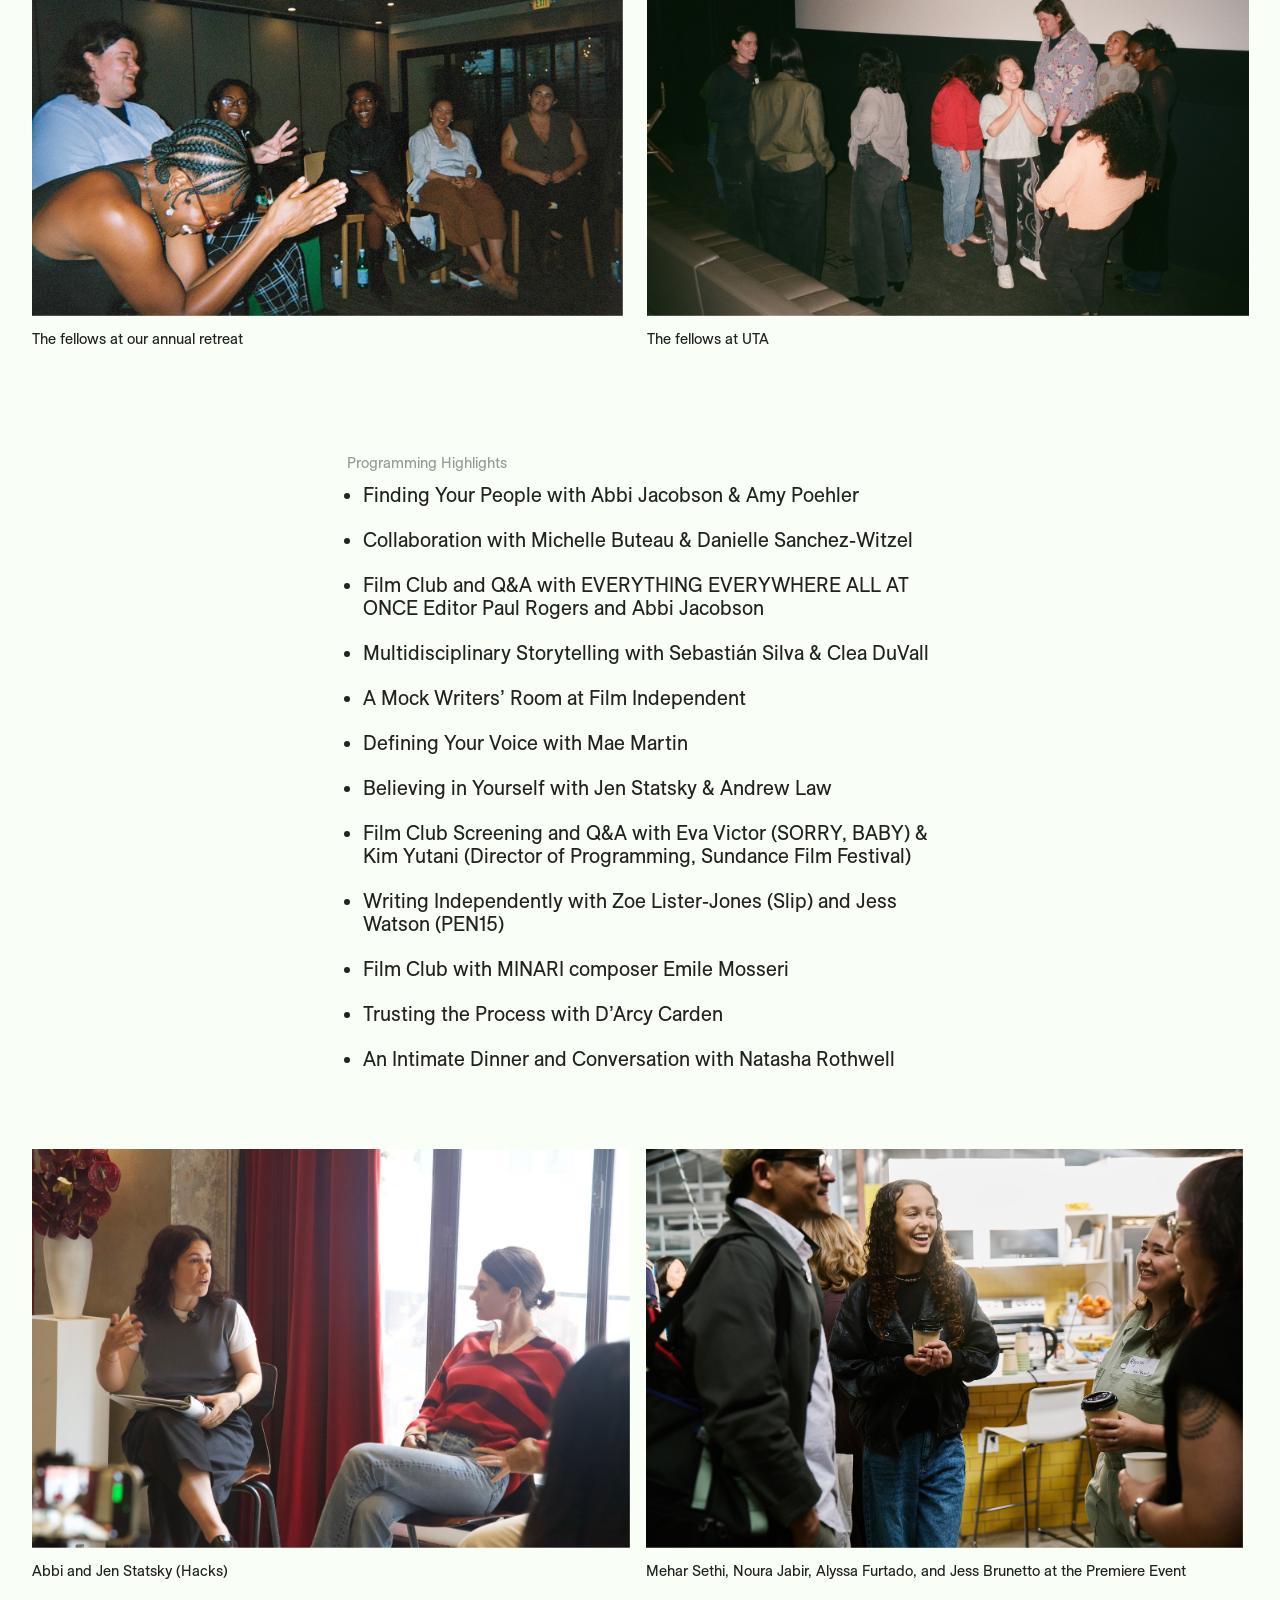
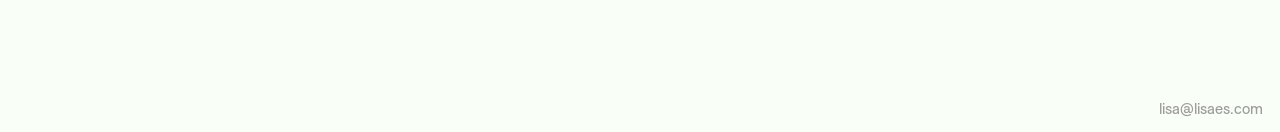
<file: prelude.html>
<!doctype html>
<html lang="en">
<head>
  <meta charset="utf-8">
  <meta name="viewport" content="width=device-width, initial-scale=1">
  <meta name="robots" content="noindex, nofollow">
  <title>Prelude — Lisa Escudero</title>
  <link rel="icon" type="image/png" href="/images/favicon.png">
  <link rel="apple-touch-icon" href="/images/apple-touch-icon.png">
  <meta name="description" content="Developing an impact fellowship program that redefines access to the film and TV industry.">
  <link rel="stylesheet" href="css/style.css">
</head>
<body class="page-work page-case page-prelude">

  <header class="site-header">
    <a class="name" href="/">Lisa Escudero</a>
    <span class="tagline">Brand, Communications, Operations</span>
    <nav aria-label="Main">
      <div class="nav-work">
        <a class="nav-trigger" href="/" aria-haspopup="true" aria-expanded="false">Work</a>
        <ul class="dropdown">
          <li><a href="/prelude" aria-current="page">Prelude</a></li>
          <li><a href="/creative-bc">Creative BC</a></li>
          <li><a href="/jude-group">The JUDE Group</a></li>
          <li><a href="/the-werk">The Werk</a></li>
          <li><a href="/m-public-relations">M Public Relations</a></li>
          <li><a href="/werklab">Werklab</a></li>
        </ul>
      </div>
      <a href="/about">About</a>
    </nav>
  </header>

  <main>
    <section class="section project-head">
      <div>
        <h1>Developing an impact fellowship program that redefines access to the film and TV industry</h1>
        <p class="client">Prelude for Tender Pictures</p>
      </div>
      <div class="content">
        <p>Prelude was co-founded by Abbi Jacobson and Mieka Tennant with a clear vision: to level the playing field for entry into the film and TV industry. Through years of experience, Abbi and Mieka saw firsthand the unwritten rules of success, how access to networks, events, and insider knowledge often dictates opportunity. They understood what it takes to thrive, and more importantly, who often gets left behind, and how difficult it can be to gain the confidence to create.</p>
        <p>Rooted in play, experimentation, and the belief that creativity flourishes before credentials, Prelude lives up to its name: a beginning, a spark, a moment of preparation for what’s next.</p>
      </div>
    </section>

    <div class="pg pg-3">
      <figure><img src="images/prelude-year2-retreat-film-club.jpg" alt="Year 2 fellows posing together in a green hallway" loading="lazy"></figure>
      <figure><img src="images/prelude-premiere-amy-poehler.jpg" alt="Fellows on wooden bleachers listening to a speaker in a warehouse" loading="lazy"></figure>
      <figure><img src="images/prelude-film-club-eva-victor.jpg" alt="Two women in director chairs in conversation in front of a cinema screen" loading="lazy"></figure>
      <p class="pg-cap">The Year 2 fellows, the Retreat Film Club at Now Instant</p>
      <p class="pg-cap">Amy Poehler joins our inaugural Premiere Event</p>
      <p class="pg-cap">Film Club with Eva Victor &amp; Kim Yutani</p>
    </div>

    <div class="project-body">
      <div>
        <h2>Role</h2>
        <ul class="plain-list">
          <li>Communications</li>
          <li>Brand and Positioning Strategy</li>
          <li>Program and Curriculum Building</li>
        </ul>
      </div>
      <div class="stack">
        <section>
          <h2>Challenge</h2>
          <p>The film and TV industry presents a range of challenges, from securing project funding to building networks and economic viability. Many careers in this industry are often inaccessible to those without the necessary funds, resources, and connections, making it essential to address these disparities with a priority on underrepresented communities.</p>
          <p>Prelude was created to respond to these systemic barriers by creating moments of access and opportunities that directly challenge the industry’s exclusivity. Through targeted programming and strategic partnerships, Prelude opens doors for emerging storytellers.</p>
        </section>
        <section>
          <h2>Execution</h2>
          <p>I created foundational program materials including mentorship frameworks, curriculum, fundraising decks, and storytelling assets to support funding development.</p>
          <p>I now support program operations and have established efficacy metrics and reporting systems to track fellow outcomes and program impact. Program partners include A24, Final Draft, The Criterion Collection, Motion Picture Association, and Masterclass.</p>
          <p>I was brought on during the research and development phase and currently serve as Brand and Program Advisor. I supported end-to-end development of the 8-month fellowship for emerging filmmakers, conducting competitive landscape analysis and designing the application process. The curriculum was built upon foundations that are unique to other programs with exploratory play, confidence-building exercises, and exposure to filmmakers who started with similar barriers to the target group.</p>
        </section>
        <section>
          <h2>Result</h2>
          <p>In its inaugural year, the Prelude program supported ten emerging storytellers through a carefully crafted fellowship centered on both creative exploration and professional development. Each fellow was matched with a dedicated mentor, providing one-on-one guidance and industry insight through monthly mentor sessions throughout the program. Over the course of the eight months, fellows engaged with more than 30 established filmmakers and industry professionals through eight mentorship sessions and a dynamic slate of workshops, talks, and panels.</p>
          <p>These sessions featured acclaimed writers, breakout independent filmmakers, and senior studio executives who shared valuable perspectives on both the art and business of storytelling. These experiences provided fellows with meaningful access to the inner workings of the film and television industry, from the creative process to career-building strategies.</p>
          <p>Along the way, fellows developed foundational skills in shaping their point of view, refining their creative voice, and building confidence as emerging storytellers. Significantly, the program centered the power of the cohort—their ability to collaborate, uplift one another, and grow together as storytellers. Fellows developed meaningful bonds, finding creative partners and a sense of community that will continue to support their growth beyond the fellowship.</p>
        </section>
      </div>
    </div>

    <div class="pg pg-2">
      <figure><img src="images/prelude-annual-retreat.jpg" alt="Fellows laughing together in a lounge at the annual retreat" loading="lazy"></figure>
      <figure><img src="images/prelude-fellows-uta.jpg" alt="Fellows standing together in front of a screen at UTA" loading="lazy"></figure>
      <p class="pg-cap">The fellows at our annual retreat</p>
      <p class="pg-cap">The fellows at UTA</p>
    </div>

    <section class="highlights">
      <h2>Programming Highlights</h2>
      <ul class="bullets">
          <li>Finding Your People with Abbi Jacobson &amp; Amy Poehler</li>
          <li>Collaboration with Michelle Buteau &amp; Danielle Sanchez-Witzel</li>
          <li>Film Club and Q&amp;A with EVERYTHING EVERYWHERE ALL AT ONCE Editor Paul Rogers and Abbi Jacobson</li>
          <li>Multidisciplinary Storytelling with Sebastián Silva &amp; Clea DuVall</li>
          <li>A Mock Writers’ Room at Film Independent</li>
          <li>Defining Your Voice with Mae Martin</li>
          <li>Believing in Yourself with Jen Statsky &amp; Andrew Law</li>
          <li>Film Club Screening and Q&amp;A with Eva Victor (SORRY, BABY) &amp; Kim Yutani (Director of Programming, Sundance Film Festival)</li>
          <li>Writing Independently with Zoe Lister-Jones (Slip) and Jess Watson (PEN15)</li>
          <li>Film Club with MINARI composer Emile Mosseri</li>
          <li>Trusting the Process with D’Arcy Carden</li>
          <li>An Intimate Dinner and Conversation with Natasha Rothwell</li>
        </ul>
    </section>

    <div class="pg pg-2 pg-last">
      <figure><img src="images/prelude-abbi-jen-statsky.jpg" alt="Abbi Jacobson and Jen Statsky in conversation" loading="lazy"></figure>
      <figure><img src="images/prelude-premiere-2026-fellows.jpg" alt="Four fellows talking and laughing at the Premiere Event" loading="lazy"></figure>
      <p class="pg-cap">Abbi and Jen Statsky (Hacks)</p>
      <p class="pg-cap">Mehar Sethi, Noura Jabir, Alyssa Furtado, and Jess Brunetto at the Premiere Event</p>
    </div>
  </main>

  <footer class="site-footer">
    <a class="email" href="mailto:lisa@lisaes.com">lisa@lisaes.com</a>
  </footer>

  <script src="js/nav.js" defer></script>
</body>
</html>
</file>
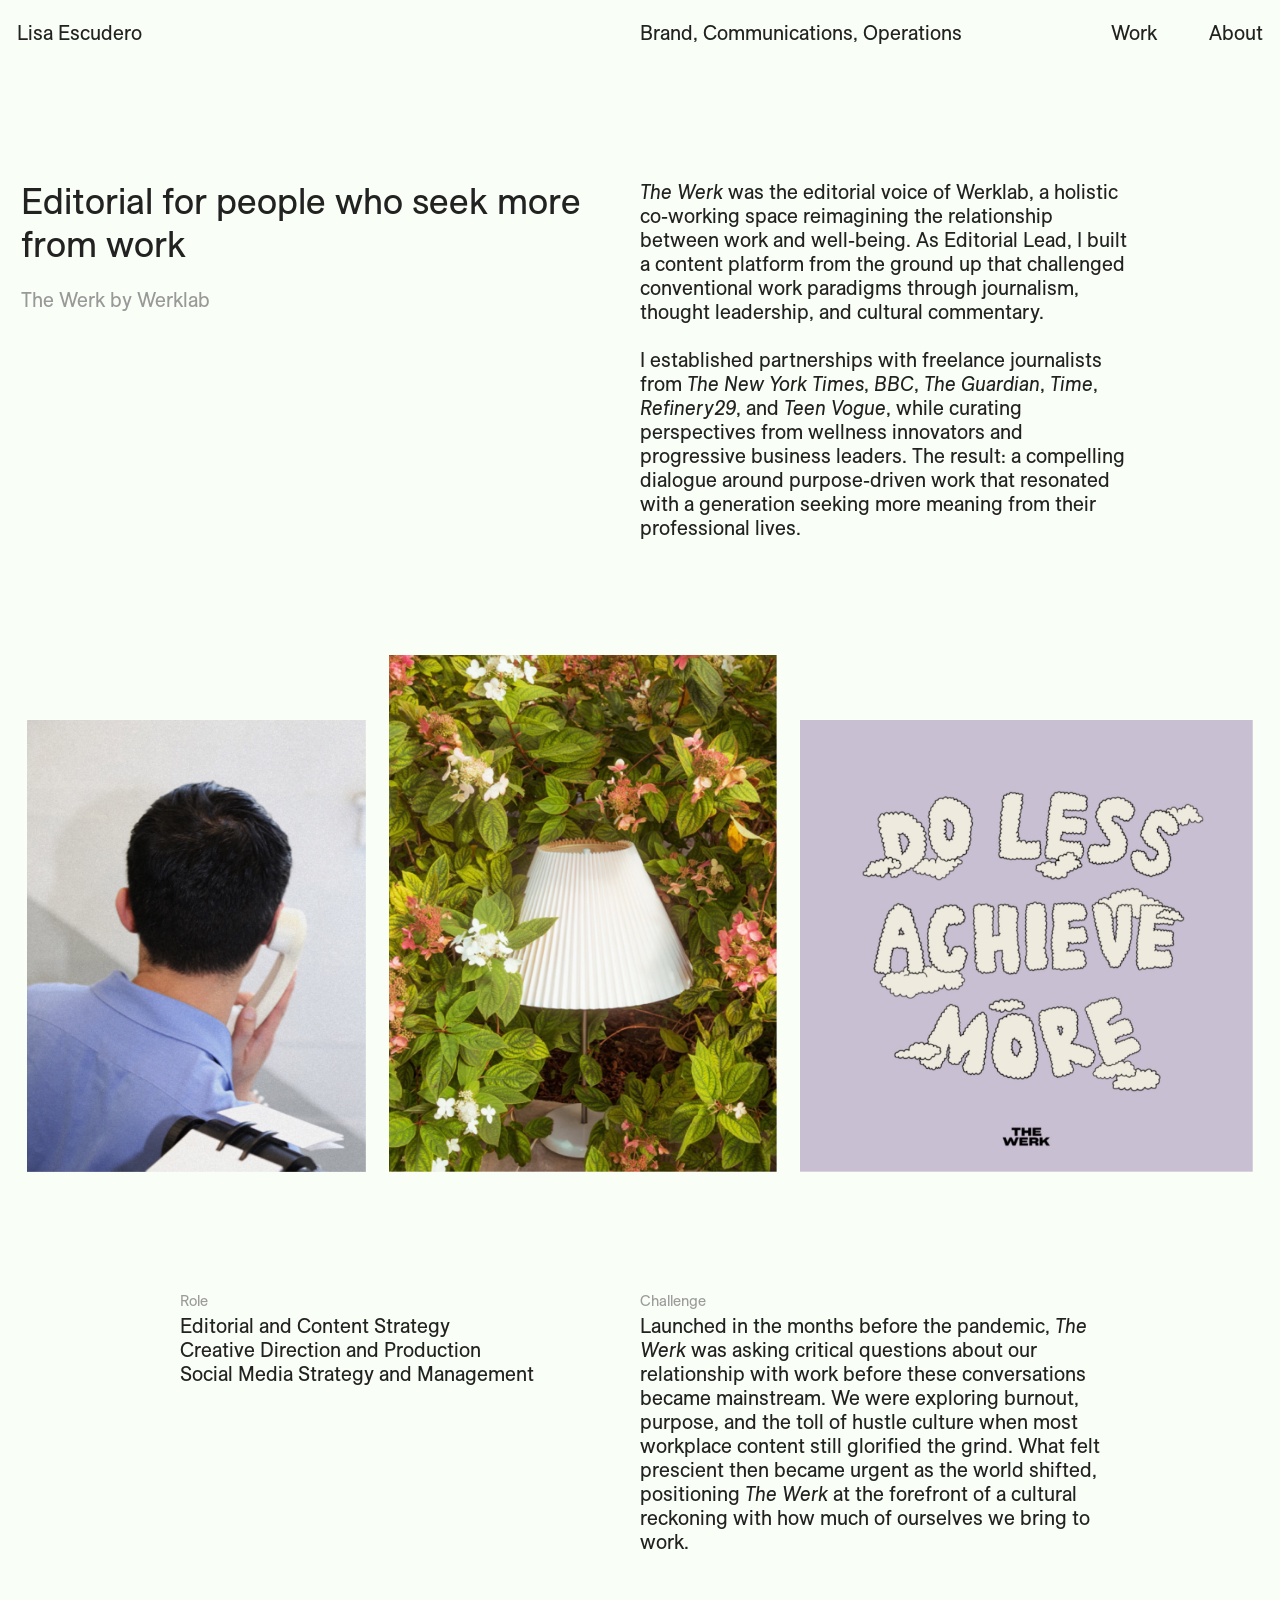
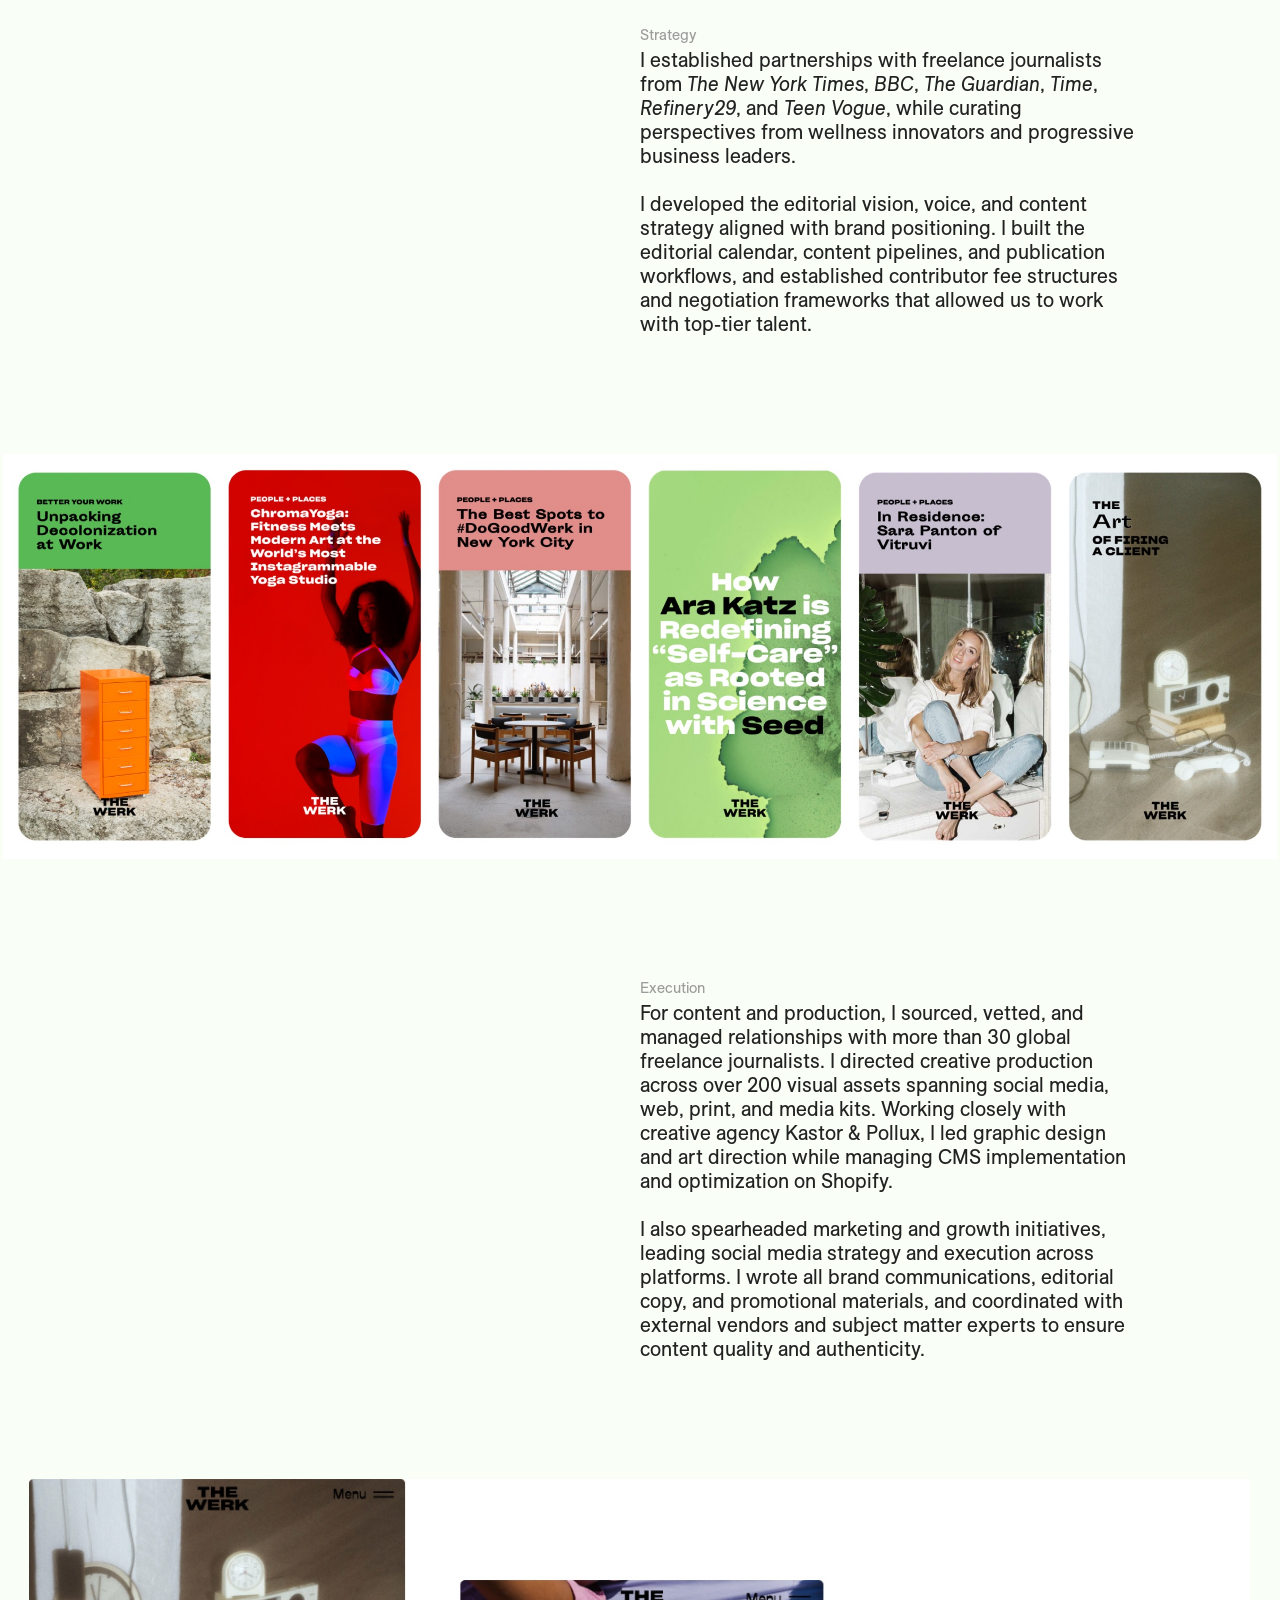
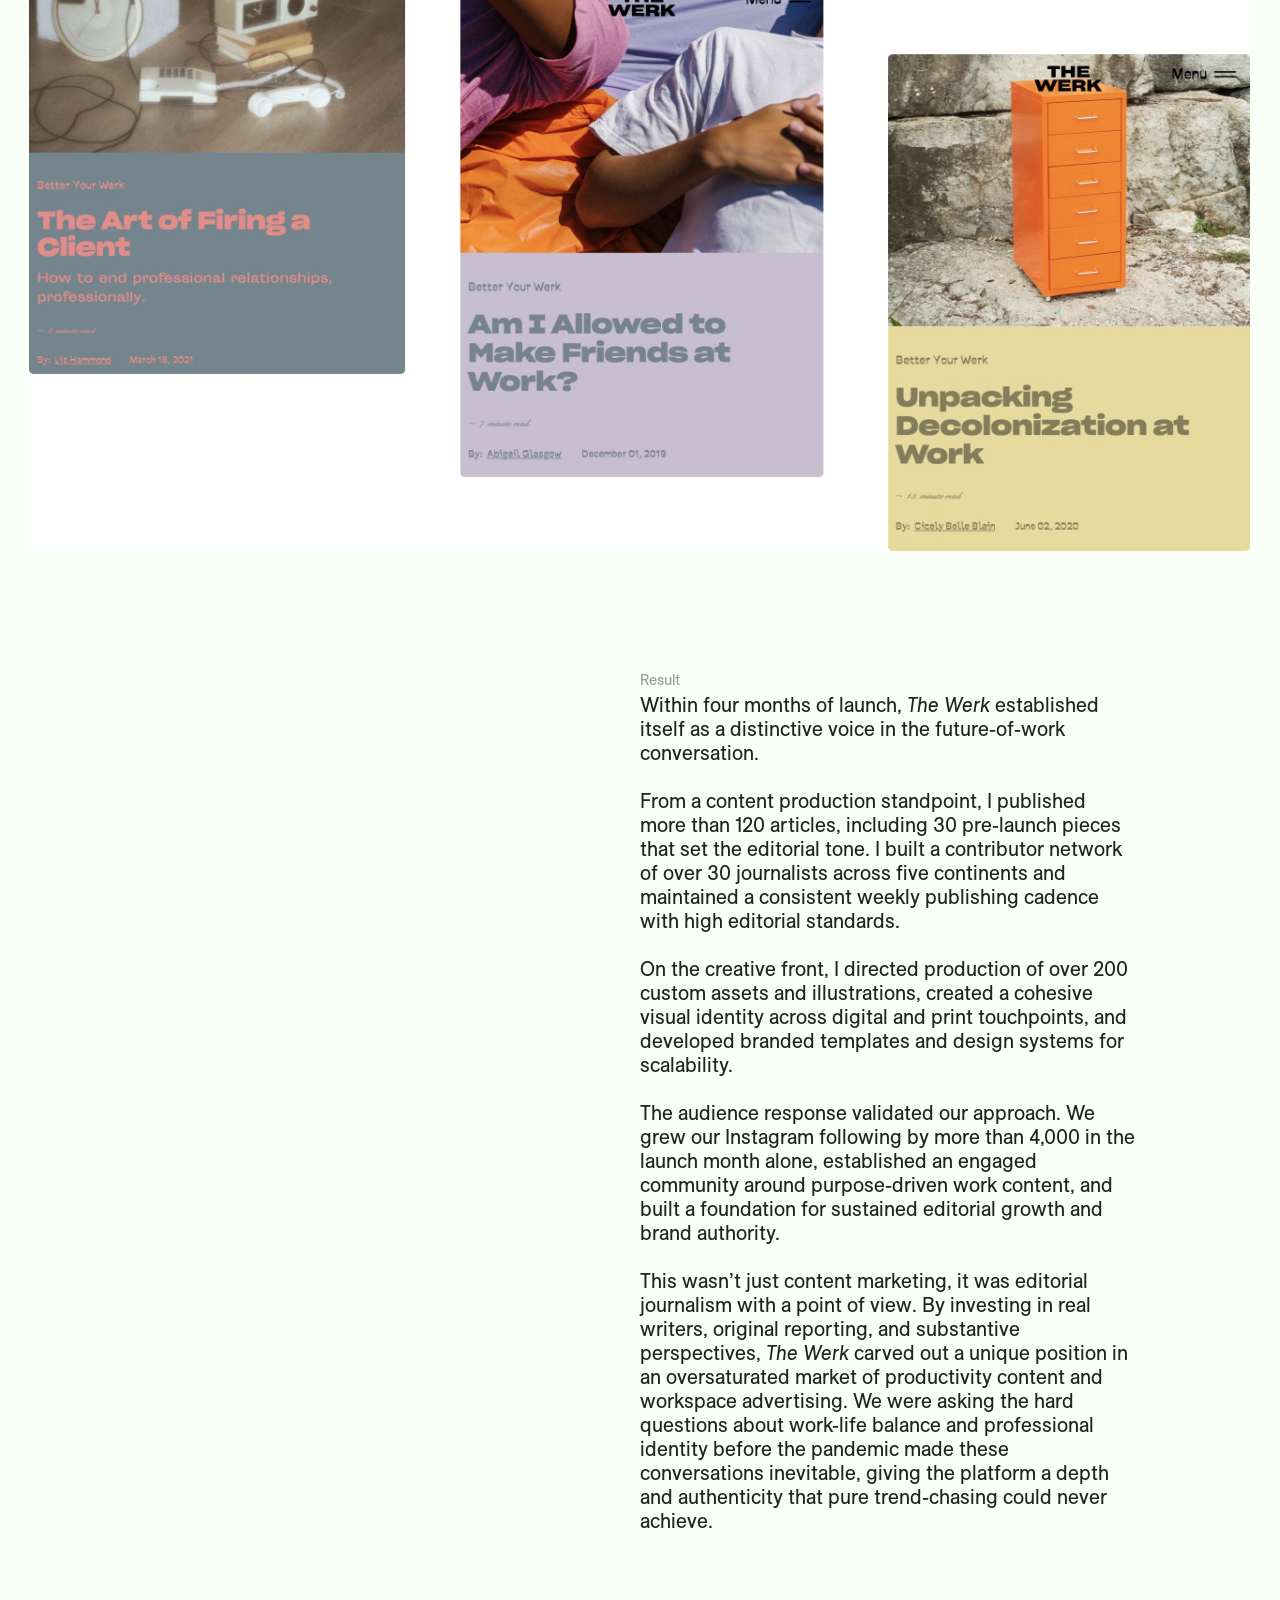
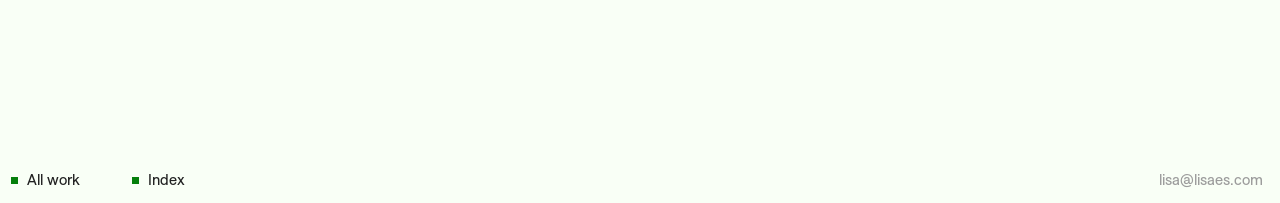
<file: the-werk.html>
<!doctype html>
<html lang="en">
<head>
  <meta charset="utf-8">
  <meta name="viewport" content="width=device-width, initial-scale=1">
  <meta name="robots" content="noindex, nofollow">
  <title>The Werk — Lisa Escudero</title>
  <link rel="icon" type="image/png" href="/images/favicon.png">
  <link rel="apple-touch-icon" href="/images/apple-touch-icon.png">
  <meta name="description" content="Editorial for people who seek more from work">
  <link rel="stylesheet" href="css/style.css">
</head>
<body class="page-work page-case">

  <header class="site-header">
    <a class="name" href="/">Lisa Escudero</a>
    <span class="tagline">Brand, Communications, Operations</span>
    <nav aria-label="Main">
      <div class="nav-work">
        <a class="nav-trigger" href="/" aria-haspopup="true" aria-expanded="false">Work</a>
        <ul class="dropdown">
          <li><a href="/prelude">Prelude</a></li>
          <li><a href="/creative-bc">Creative BC</a></li>
          <li><a href="/jude-group">The JUDE Group</a></li>
          <li><a href="/the-werk" aria-current="page">The Werk</a></li>
          <li><a href="/m-public-relations">M Public Relations</a></li>
          <li><a href="/werklab">Werklab</a></li>
        </ul>
      </div>
      <a href="/about">About</a>
    </nav>
  </header>

  <main>
    <section class="section project-head">
      <div>
        <h1>Editorial for people who seek more from work</h1>
        <p class="client">The Werk by Werklab</p>
      </div>
      <div class="content">
        <p><em>The Werk</em> was the editorial voice of Werklab, a holistic co-working space reimagining the relationship between work and well-being. As Editorial Lead, I built a content platform from the ground up that challenged conventional work paradigms through journalism, thought leadership, and cultural commentary.</p>
        <p>I established partnerships with freelance journalists from <em>The New York <em>Time</em>s</em>, <em>BBC</em>, <em>The Guardian</em>, <em>Time</em>, <em>Refinery29</em>, and <em>Teen Vogue</em>, while curating perspectives from wellness innovators and progressive business leaders. The result: a compelling dialogue around purpose-driven work that resonated with a generation seeking more meaning from their professional lives.</p>
      </div>
    </section>
    <div class="prow " style="grid-template-columns:339fr 388fr 453fr;column-gap:23px;padding-left:calc(27 / 1280 * 100%);padding-right:calc(27 / 1280 * 100%);align-items:end">
      <figure><img src="images/werk-image-364.jpg" alt="The Werk editorial image" loading="lazy"></figure>
      <figure><img src="images/werk-lamp.jpg" alt="A white lamp among hydrangea bushes" loading="lazy"></figure>
      <figure><img src="images/werk-do-less.jpg" alt="Do Less, Achieve More graphic" loading="lazy"></figure>
    </div>
    <div class="project-body">
      <div>
        <h2>Role</h2>
        <ul class="plain-list">
          <li>Editorial and Content Strategy</li>
          <li>Creative Direction and Production</li>
          <li>Social Media Strategy and Management</li>
        </ul>
      </div>
      <div class="stack">
        <section>
          <h2>Challenge</h2>
          <p>Launched in the months before the pandemic, <em>The Werk</em> was asking critical questions about our relationship with work before these conversations became mainstream. We were exploring burnout, purpose, and the toll of hustle culture when most workplace content still glorified the grind. What felt prescient then became urgent as the world shifted, positioning <em>The Werk</em> at the forefront of a cultural reckoning with how much of ourselves we bring to work.</p>
        </section>
        <section>
          <h2>Strategy</h2>
          <p>I established partnerships with freelance journalists from <em>The New York <em>Time</em>s</em>, <em>BBC</em>, <em>The Guardian</em>, <em>Time</em>, <em>Refinery29</em>, and <em>Teen Vogue</em>, while curating perspectives from wellness innovators and progressive business leaders.</p>
          <p>I developed the editorial vision, voice, and content strategy aligned with brand positioning. I built the editorial calendar, content pipelines, and publication workflows, and established contributor fee structures and negotiation frameworks that allowed us to work with top-tier talent.</p>
        </section>
      </div>
    </div>
    <div class="prow prow-mid" style="grid-template-columns:1274fr;column-gap:0px;padding-left:calc(3 / 1280 * 100%);padding-right:calc(3 / 1280 * 100%);align-items:start">
      <figure><img src="images/werk-wide-365.jpg" alt="The Werk articles laid out side by side" loading="lazy"></figure>
    </div>
    <div class="project-body">
      <div>
      </div>
      <div class="stack">
        <section>
          <h2>Execution</h2>
          <p>For content and production, I sourced, vetted, and managed relationships with more than 30 global freelance journalists. I directed creative production across over 200 visual assets spanning social media, web, print, and media kits. Working closely with creative agency Kastor &amp; Pollux, I led graphic design and art direction while managing CMS implementation and optimization on Shopify.</p>
          <p>I also spearheaded marketing and growth initiatives, leading social media strategy and execution across platforms. I wrote all brand communications, editorial copy, and promotional materials, and coordinated with external vendors and subject matter experts to ensure content quality and authenticity.</p>
        </section>
      </div>
    </div>
    <div class="prow prow-mid" style="grid-template-columns:1221fr;column-gap:0px;padding-left:calc(29 / 1280 * 100%);padding-right:calc(30 / 1280 * 100%);align-items:start">
      <figure><img src="images/werk-wide-366.jpg" alt="The Werk website and editorial design" loading="lazy"></figure>
    </div>
    <div class="project-body">
      <div>
      </div>
      <div class="stack">
        <section>
          <h2>Result</h2>
          <p>Within four months of launch, <em>The Werk</em> established itself as a distinctive voice in the future-of-work conversation.</p>
          <p>From a content production standpoint, I published more than 120 articles, including 30 pre-launch pieces that set the editorial tone. I built a contributor network of over 30 journalists across five continents and maintained a consistent weekly publishing cadence with high editorial standards.</p>
          <p>On the creative front, I directed production of over 200 custom assets and illustrations, created a cohesive visual identity across digital and print touchpoints, and developed branded templates and design systems for scalability.</p>
          <p>The audience response validated our approach. We grew our Instagram following by more than 4,000 in the launch month alone, established an engaged community around purpose-driven work content, and built a foundation for sustained editorial growth and brand authority.</p>
          <p>This wasn’t just content marketing, it was editorial journalism with a point of view. By investing in real writers, original reporting, and substantive perspectives, <em>The Werk</em> carved out a unique position in an oversaturated market of productivity content and workspace advertising. We were asking the hard questions about work-life balance and professional identity before the pandemic made these conversations inevitable, giving the platform a depth and authenticity that pure trend-chasing could never achieve.</p>
        </section>
      </div>
    </div>
  </main>

  <footer class="site-footer">
    <div class="links">
      <a class="label" href="/">All work</a>
      <a class="label" href="/cv">Index</a>
    </div>
    <a class="email" href="mailto:lisa@lisaes.com">lisa@lisaes.com</a>
  </footer>

  <script src="js/nav.js" defer></script>
</body>
</html>
</file>
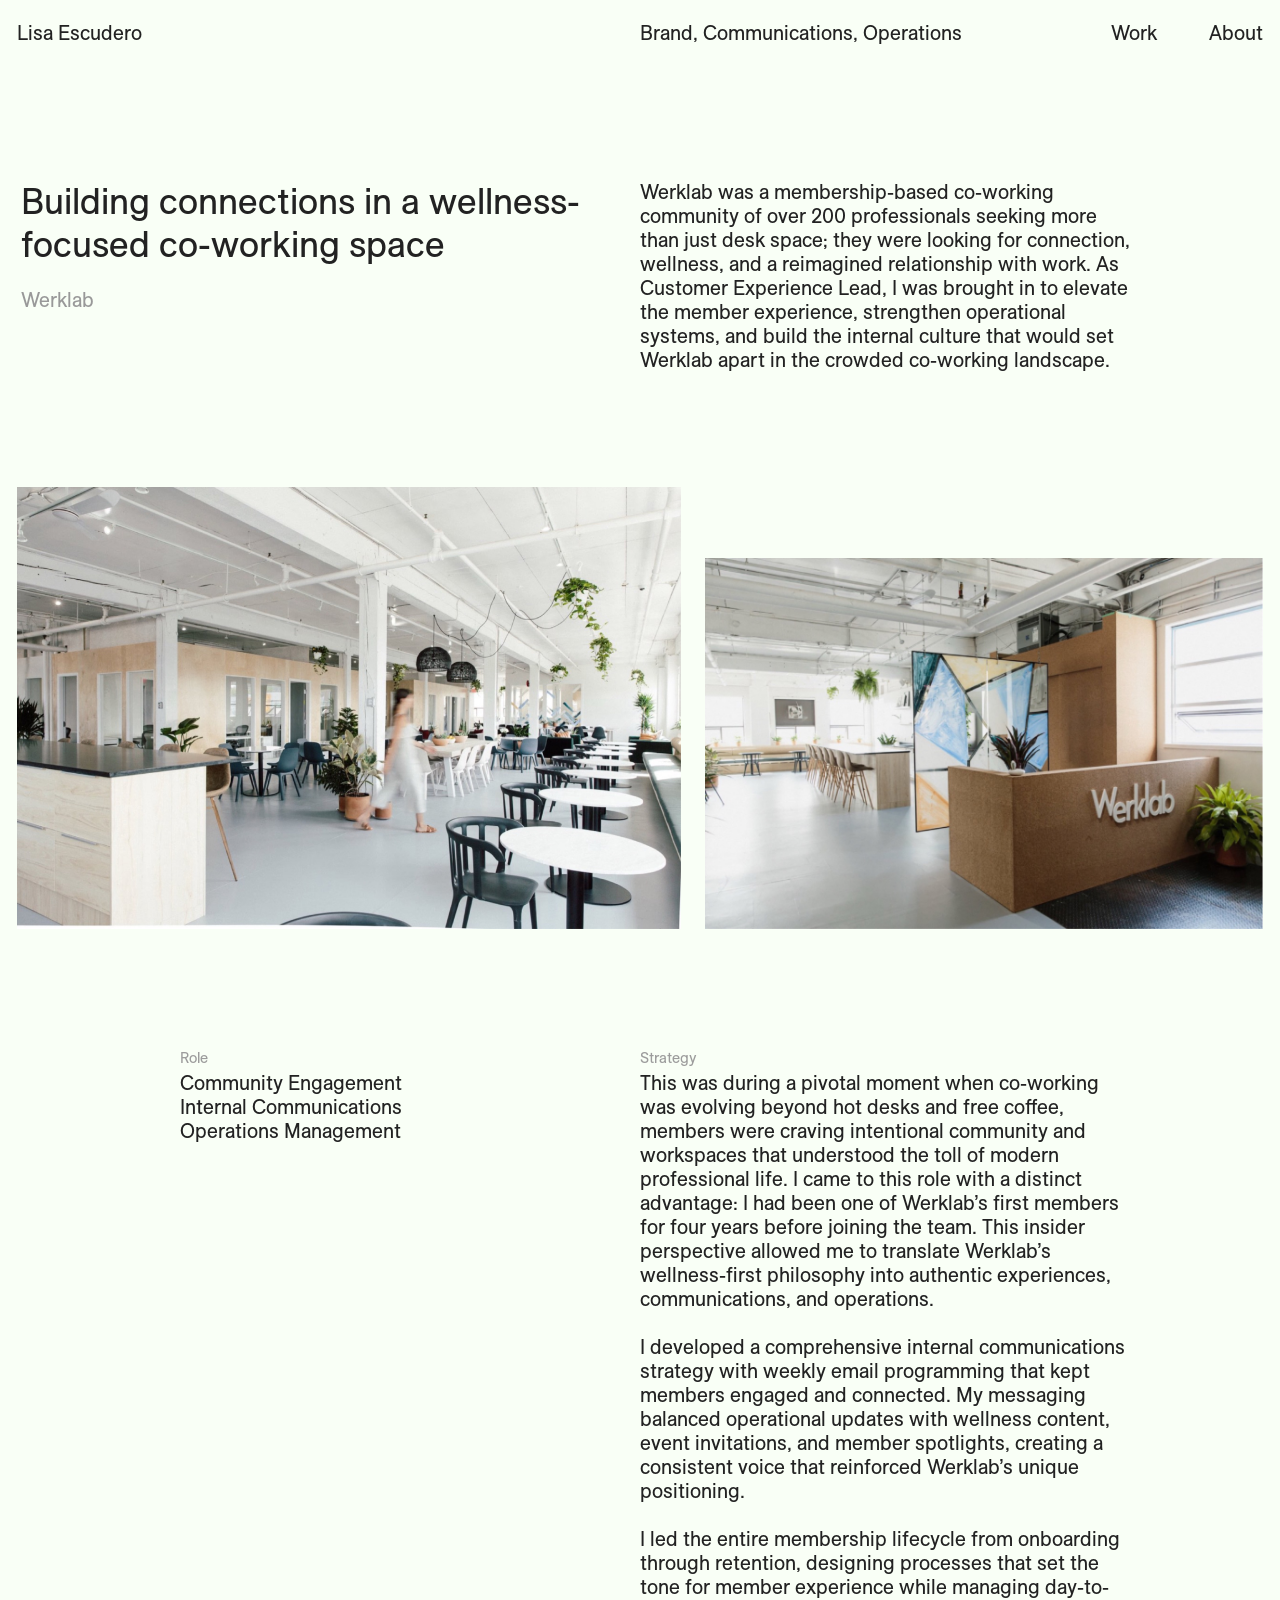
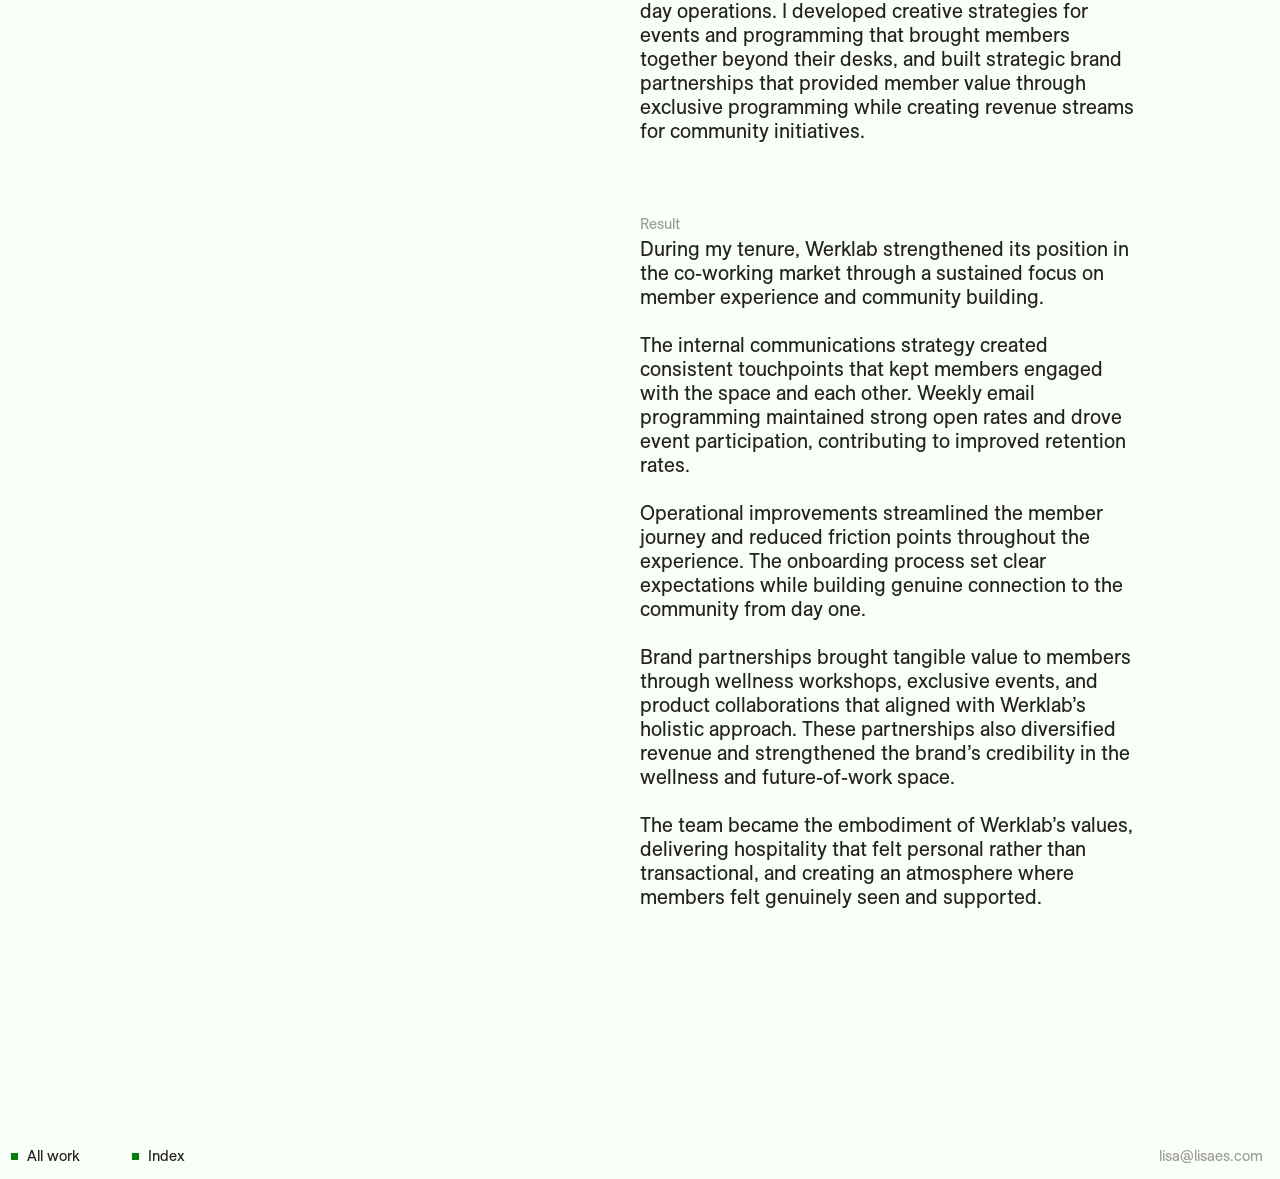
<file: werklab.html>
<!doctype html>
<html lang="en">
<head>
  <meta charset="utf-8">
  <meta name="viewport" content="width=device-width, initial-scale=1">
  <meta name="robots" content="noindex, nofollow">
  <title>Werklab — Lisa Escudero</title>
  <link rel="icon" type="image/png" href="/images/favicon.png">
  <link rel="apple-touch-icon" href="/images/apple-touch-icon.png">
  <meta name="description" content="Building connections in a wellness-focused co-working space">
  <link rel="stylesheet" href="css/style.css">
</head>
<body class="page-work page-case">

  <header class="site-header">
    <a class="name" href="/">Lisa Escudero</a>
    <span class="tagline">Brand, Communications, Operations</span>
    <nav aria-label="Main">
      <div class="nav-work">
        <a class="nav-trigger" href="/" aria-haspopup="true" aria-expanded="false">Work</a>
        <ul class="dropdown">
          <li><a href="/prelude">Prelude</a></li>
          <li><a href="/creative-bc">Creative BC</a></li>
          <li><a href="/jude-group">The JUDE Group</a></li>
          <li><a href="/the-werk">The Werk</a></li>
          <li><a href="/m-public-relations">M Public Relations</a></li>
          <li><a href="/werklab" aria-current="page">Werklab</a></li>
        </ul>
      </div>
      <a href="/about">About</a>
    </nav>
  </header>

  <main>
    <section class="section project-head">
      <div>
        <h1>Building connections in a wellness-focused co-working space</h1>
        <p class="client">Werklab</p>
      </div>
      <div class="content">
        <p>Werklab was a membership-based co-working community of over 200 professionals seeking more than just desk space; they were looking for connection, wellness, and a reimagined relationship with work. As Customer Experience Lead, I was brought in to elevate the member experience, strengthen operational systems, and build the internal culture that would set Werklab apart in the crowded co-working landscape.</p>
      </div>
    </section>
    <div class="prow " style="grid-template-columns:664fr 558fr;column-gap:24px;padding-left:calc(17 / 1280 * 100%);padding-right:calc(17 / 1280 * 100%);align-items:end">
      <figure><img src="images/werklab-coworking-wide.jpg" alt="Bright open co-working space at Werklab" loading="lazy"></figure>
      <figure><img src="images/werklab-front-desk-wide.jpg" alt="Werklab front desk" loading="lazy"></figure>
    </div>
    <div class="project-body">
      <div>
        <h2>Role</h2>
        <ul class="plain-list">
          <li>Community Engagement</li>
          <li>Internal Communications</li>
          <li>Operations Management</li>
        </ul>
      </div>
      <div class="stack">
        <section>
          <h2>Strategy</h2>
          <p>This was during a pivotal moment when co-working was evolving beyond hot desks and free coffee, members were craving intentional community and workspaces that understood the toll of modern professional life. I came to this role with a distinct advantage: I had been one of Werklab’s first members for four years before joining the team. This insider perspective allowed me to translate Werklab’s wellness-first philosophy into authentic experiences, communications, and operations.</p>
          <p>I developed a comprehensive internal communications strategy with weekly email programming that kept members engaged and connected. My messaging balanced operational updates with wellness content, event invitations, and member spotlights, creating a consistent voice that reinforced Werklab’s unique positioning.</p>
          <p>I led the entire membership lifecycle from onboarding through retention, designing processes that set the tone for member experience while managing day-to-day operations. I developed creative strategies for events and programming that brought members together beyond their desks, and built strategic brand partnerships that provided member value through exclusive programming while creating revenue streams for community initiatives.</p>
        </section>
        <section>
          <h2>Result</h2>
          <p>During my tenure, Werklab strengthened its position in the co-working market through a sustained focus on member experience and community building.</p>
          <p>The internal communications strategy created consistent touchpoints that kept members engaged with the space and each other. Weekly email programming maintained strong open rates and drove event participation, contributing to improved retention rates.</p>
          <p>Operational improvements streamlined the member journey and reduced friction points throughout the experience. The onboarding process set clear expectations while building genuine connection to the community from day one.</p>
          <p>Brand partnerships brought tangible value to members through wellness workshops, exclusive events, and product collaborations that aligned with Werklab’s holistic approach. These partnerships also diversified revenue and strengthened the brand’s credibility in the wellness and future-of-work space.</p>
          <p>The team became the embodiment of Werklab’s values, delivering hospitality that felt personal rather than transactional, and creating an atmosphere where members felt genuinely seen and supported.</p>
        </section>
      </div>
    </div>
  </main>

  <footer class="site-footer">
    <div class="links">
      <a class="label" href="/">All work</a>
      <a class="label" href="/cv">Index</a>
    </div>
    <a class="email" href="mailto:lisa@lisaes.com">lisa@lisaes.com</a>
  </footer>

  <script src="js/nav.js" defer></script>
</body>
</html>
</file>
<file: css/style.css>
/* ==========================================================
   Lisa Escudero — Portfolio
   Built from the Figma file "Projects" (Claude page).
   ========================================================== */

/* ES Allianz: Regular, Medium and Italic (files live next to this stylesheet). */
@font-face {
  font-family: "ES Allianz";
  src: url("ESAllianz-Regular.woff") format("woff");
  font-weight: 400;
  font-style: normal;
  font-display: swap;
}
@font-face {
  font-family: "ES Allianz";
  src: url("ESAllianz-Medium.woff") format("woff");
  font-weight: 500 700;
  font-style: normal;
  font-display: swap;
}

@font-face {
  font-family: "ES Allianz";
  src: url("ESAllianz-Italic.ttf") format("truetype");
  font-weight: 400;
  font-style: italic;
  font-display: swap;
}

:root {
  --ink: #222;
  --bg: #f9fff6;          /* PEF / Eggshell */
  --slate: #3f5e80;       /* PEF / Slate */
  --muted: #9c9c9c;
  --rule: #d4d4d4;
  --placeholder: #d9d9d9;
  --gutter: 11px;
  --col: 50%;            /* right-hand content column starts at the centre line */
  --measure: 551px;      /* max width of body copy */
  --text: 20px;
  --small: 15px;
  --dot: #415c84;        /* overridden per page */
  --font: "ES Allianz", "Helvetica Neue", Helvetica, Arial, sans-serif;
  --tracking: 0;
}

body.page-work   { --dot: #057f0b; }
body.page-about  { --dot: #e6d9b3; }
body.page-cv     { --dot: #7a1e1e; }

*, *::before, *::after { box-sizing: border-box; }

html { -webkit-text-size-adjust: 100%; }

body {
  margin: 0;
  background: var(--bg);
  color: var(--ink);
  font-family: var(--font);
  font-size: var(--text);
  line-height: 1.2;
  letter-spacing: 0;
  -webkit-font-smoothing: antialiased;
}

img { display: block; max-width: 100%; }

a { color: inherit; text-decoration: none; }
a:hover { text-decoration: underline; text-underline-offset: 3px; }

p { margin: 0; }
p + p { margin-top: 1.2em; }

/* ---------- Header ---------- */
.site-header {
  position: sticky;
  top: 0;
  z-index: 10;
  display: flex;
  align-items: center;
  height: 66px;
  padding: 0 17px;
  background: var(--bg);
}
.site-header .name    { flex: 0 0 var(--col); }  /* puts the tagline exactly on the centre line, matching the copy column */
.site-header .tagline { flex: 1; }
.site-header nav      { display: flex; gap: 52px; align-self: stretch; align-items: center; }
.site-header nav a[aria-current="page"] { text-decoration: underline; text-underline-offset: 3px; }

/* ---------- Work dropdown ---------- */
.nav-work { position: relative; height: 100%; display: flex; align-items: center; }
.dropdown {
  position: absolute;
  top: 100%;
  left: -19px;
  margin: 0;
  padding: 4px 4px 16px 19px;  /* left padding as in Figma; small right padding so it never runs off-screen */
  list-style: none;
  white-space: nowrap;
  background: var(--bg);
  line-height: 1.75;
  opacity: 0;
  visibility: hidden;
  transform: translateY(-4px);
  transition: opacity .18s ease, transform .18s ease, visibility 0s linear .18s;
}
.nav-work.open .dropdown {
  opacity: 1;
  visibility: visible;
  transform: none;
  transition: opacity .18s ease, transform .18s ease, visibility 0s;
}
.dropdown a { display: block; padding: 2px 0; }
.dropdown a:hover,
.dropdown a:focus-visible { color: var(--muted); text-decoration: none; }
.dropdown a[aria-current="page"] { color: var(--muted); }


/* ---------- Generic two-column section ---------- */
.section {
  display: grid;
  grid-template-columns: var(--col) 1fr;
  padding: 106px var(--gutter) 120px;
}
.section + .section { border-top: 1px solid var(--rule); }
.section .content { max-width: var(--measure); }
.section .content.wide { max-width: 800px; }

/* Small label with coloured square, e.g. "■ Featured Work" */
.label {
  display: inline-flex;
  align-items: center;
  gap: 9px;
  font-size: var(--small);
  line-height: 1.2;
}
.label::before {
  content: "";
  width: 7px;
  height: 7px;
  background: var(--dot);
  flex: none;
}
.small { font-size: var(--small); }

/* ---------- Home ---------- */
.intro { padding-top: 166px; padding-bottom: 166px; }

.featured { padding: 0 var(--gutter); }
.featured .label { margin-bottom: 9px; }
.card { display: block; }
.card:hover { text-decoration: none; }
.card:hover .card-title { text-decoration: underline; text-underline-offset: 3px; }
.card figure { margin: 0; overflow: hidden; background: var(--placeholder); }
.card img { width: 100%; height: 100%; object-fit: cover; transition: transform .6s ease; }
.card:hover img { transform: scale(1.02); }
.card .caption {
  display: flex;
  justify-content: space-between;
  gap: 16px;
  margin-top: 10px;
  font-size: var(--small);
}

/* ---------- Footer ---------- */
.site-footer {
  display: flex;
  justify-content: space-between;
  align-items: center;
  flex-wrap: wrap;
  gap: 16px;
  padding: 120px 17px 14px var(--gutter);
  font-size: var(--small);
}
.site-footer .links { display: flex; gap: 52px; }
.site-footer .email { color: var(--muted); margin-left: auto; }

/* ---------- About ---------- */
.expertise {
  display: grid;
  grid-template-columns: repeat(3, auto);
  justify-content: start;
  column-gap: 48px;
}
.expertise h3 { margin: 0 0 2px; font-size: 13px; font-weight: 400; }
.expertise ul, .plain-list { list-style: none; margin: 0; padding: 0; }

/* ---------- Index / CV ---------- */
.cv-list { list-style: none; margin: 0; padding: 0; }
.cv-list li { line-height: 2; font-size: 18px; }

/* ---------- Project (case study) ---------- */
.project-head { padding-top: 166px; padding-bottom: 166px; }
.project-head h1 {
  margin: 14px 0 22px;
  max-width: 630px;
  font-size: 36px;
  font-weight: 400;
  line-height: 1.2;
}
.gallery {
  display: grid;
  grid-template-columns: 365fr 628fr 686fr;
  gap: 12px;
  align-items: start;
  padding: 0 var(--gutter);
}
.gallery figure { margin: 0; }
.gallery figcaption { margin-top: 10px; font-size: var(--small); }
.gallery .tall img { aspect-ratio: 365 / 547; object-fit: cover; width: 100%; }
.gallery .wide img { aspect-ratio: 628 / 419; object-fit: cover; width: 100%; }
.gallery .wider img { aspect-ratio: 686 / 457; object-fit: cover; width: 100%; }

.project-body {
  display: grid;
  /* "My Role" starts ~13% in; "Impact" lines up with the centre column */
  grid-template-columns: 13.4% calc(var(--col) - 13.4%) 1fr;
  padding: 230px var(--gutter) 120px;
}
.project-body > * { max-width: var(--measure); }
.project-body > :nth-child(1) { grid-column: 2; padding-right: 32px; }
.project-body > :nth-child(2) { grid-column: 3; }
.project-body h2 { margin: 0 0 2px; font-size: var(--small); font-weight: 400; }

.bullets { margin: 0; padding-left: 30px; line-height: 2; }

/* ---------- Work grid ---------- */
.work-head { padding-top: 70px; padding-bottom: 80px; display: block; }
.work-head h1 { margin: 14px 0 0; font-size: 36px; font-weight: 400; }
.work-row {
  display: grid;
  gap: 12px;
  align-items: start;
  padding: 0 var(--gutter) 160px;
}
/* Proportions taken from the live Webflow layout */
.work-row.g1 { grid-template-columns: 474fr 338fr; gap: 16px; }
.work-row.g2 { grid-template-columns: 266fr 266fr 262fr; gap: 16px; }
.work-row.g3 { grid-template-columns: 393fr 406fr; gap: 28px; }
.card .client { color: var(--muted); }
.page-home .featured .label { margin-bottom: 0; }
.page-home .featured { padding-bottom: 9px; }
.work-row .card .caption { margin-top: 8px; }
.ph { background: var(--placeholder); }

/* ---------- Responsive ---------- */
@media (max-width: 1100px) {
  .site-header nav { gap: 32px; }
  .project-body { grid-template-columns: var(--col) 1fr; }
  .project-body > :nth-child(1) { grid-column: 1; padding-right: 32px; }
  .project-body > :nth-child(2) { grid-column: 2; }
}

@media (max-width: 760px) {
  :root { --text: 18px; --gutter: 16px; }
  .site-header { padding: 0 var(--gutter); justify-content: space-between; }
  .site-header .name { flex: none; }
  .site-header .tagline { display: none; }
  .site-header nav { gap: 24px; }
  /* On phones, hang the menu from the right edge of the nav so it never runs off-screen */
  .site-header nav { position: relative; }
  .nav-work { position: static; }
  .dropdown { left: auto; right: -16px; padding: 4px 16px 16px 24px; text-align: right; }

  .section { grid-template-columns: 1fr; row-gap: 24px; padding: 56px var(--gutter) 64px; }
  .intro, .project-head { padding-top: 56px; padding-bottom: 72px; }
  .project-head h1 { font-size: 28px; }

  .gallery,
  .work-row.g1, .work-row.g2, .work-row.g3 { grid-template-columns: 1fr; row-gap: 32px; }
  .work-row { padding-bottom: 32px; }
  .work-row:empty { display: none; }

  .project-body { grid-template-columns: 1fr; row-gap: 48px; padding-top: 80px; }
  .project-body > :nth-child(n) { grid-column: 1; }

  .expertise { grid-template-columns: 1fr; row-gap: 24px; }

  .site-footer { padding-top: 72px; }
  .site-footer .links { gap: 24px; }
  .site-footer .email { margin-left: 0; width: 100%; }
}

/* ---------- Added for live-site copy ---------- */
.labels { display: flex; flex-direction: column; gap: 14px; align-items: flex-start; }
.muted { color: var(--muted); }
.cv-list a, .plain-list a { text-decoration: none; }
.cv-list a:hover, .plain-list a:hover { text-decoration: underline; }
.more { margin-top: 1.2em; }

.project-body h2,
.read-more h2 { margin: 0 0 4px; font-size: var(--small); font-weight: 400; color: var(--muted); }
.project-body .stack > section + section { margin-top: 72px; }
.read-more { margin-top: 2.4em; font-size: var(--small); }
.read-more p + p { margin-top: 6px; }

.gallery.g-1 { grid-template-columns: minmax(0, 66%); }
.gallery.g-2 { grid-template-columns: 1fr 1.3fr; }
.gallery.g-3 { grid-template-columns: repeat(3, 1fr); }
.gallery .ph { width: 100%; }

@media (max-width: 760px) {
  .gallery.g-1, .gallery.g-2, .gallery.g-3 { grid-template-columns: 1fr; }
}

/* ---------- Real images ---------- */
.gallery img, .press-shot img { width: 100%; height: auto; }
.gallery + .gallery { margin-top: 12px; }
.press-shot { margin: 12px 0 0; }

/* Form controls don't inherit letter spacing by default */
input, button { letter-spacing: inherit; }

/* Headings keep the tighter -1px tracking; body text is 0 */
h1, .work-head h1, .project-head h1 { letter-spacing: var(--tracking); }

/* ---------- Prelude page (Figma frame "Frame 2", node 2766:3297) ---------- */
.project-head .client { color: #999; }
.page-case .project-head { padding-top: 114px; padding-bottom: 115px; }
.page-case .project-head h1 { margin-top: 0; }
.page-case .project-body { padding-top: 120px; padding-bottom: 118px; }

/* photo rows: images bottom-aligned on one row, captions on the row below */
.pg { display: grid; align-items: end; row-gap: 14px; }
.pg figure { margin: 0; }
.pg img { display: block; width: 100%; height: auto; cursor: default; }
.pg-cap { margin: 0; align-self: start; font-size: var(--small); line-height: 1.2; }
.pg-3 { grid-template-columns: 309fr 581fr 284fr; column-gap: 28px; padding: 0 30px 0 21px; }
.pg-2 { grid-template-columns: 591fr 602fr; column-gap: 24px; padding: 0 31px 0 32px; }
.pg-last { grid-template-columns: 598fr 597fr; column-gap: 16px; padding: 0 37px 0 32px; }

.highlights { padding: 106px var(--gutter) 78px calc(347 / 1280 * 100%); }
.highlights h2 { margin: 0 0 12px; font-size: var(--small); font-weight: 400; color: #999; }
.highlights .bullets { margin: 0; padding-left: 16px; max-width: 600px; line-height: 1.15; }
.highlights .bullets li { margin-bottom: 22px; }
.highlights .bullets li:last-child { margin-bottom: 0; }

@media (max-width: 760px) {
  .page-case .project-head { padding-top: 56px; padding-bottom: 56px; }
  .page-case .project-body { padding-top: 64px; padding-bottom: 64px; }
  .pg, .pg-3, .pg-2, .pg-last { grid-template-columns: 1fr; padding: 0 var(--gutter); row-gap: 8px; }
  /* keep each caption directly under its own photo on phones */
  .pg figure:nth-of-type(1) { order: 1; } .pg .pg-cap:nth-of-type(1) { order: 2; margin-bottom: 24px; }
  .pg figure:nth-of-type(2) { order: 3; } .pg .pg-cap:nth-of-type(2) { order: 4; margin-bottom: 24px; }
  .pg figure:nth-of-type(3) { order: 5; } .pg .pg-cap:nth-of-type(3) { order: 6; }
  .highlights { padding: 56px var(--gutter) 48px; }
}
.page-case .project-head > div:first-child { padding-left: 10px; }
.page-case .project-head h1 { max-width: 562px; }
.page-case .project-head .content { max-width: 491px; }
.page-case .project-body .stack { max-width: 495px; }
@media (max-width: 760px) { .page-case .project-head > div:first-child { padding-left: 0; } }

/* ---------- Case-study photo rows (layout values come from Figma, see tools/case_studies.py) ---------- */
.prow { display: grid; }
.prow figure { margin: 0; }
.prow img { display: block; width: 100%; height: auto; }
.prow figcaption { margin-top: 9px; font-size: var(--small); line-height: 1.2; }
.prow-centre-cap figcaption { text-align: center; }
.prow-centre-cap { margin-bottom: 40px; }
.page-case .project-body + .project-body { padding-top: 0; }
@media (max-width: 760px) {
  .prow { grid-template-columns: 1fr !important; padding-left: var(--gutter) !important; padding-right: var(--gutter) !important; row-gap: 24px; }
}
/* Work page first row (Figma "comms.lisaes.com/work"): large Prelude card + Creative BC */
.work-row.w1 { grid-template-columns: 828fr 380fr; gap: 25px; padding-left: calc(19 / 1280 * 100%); padding-right: calc(28 / 1280 * 100%); align-items: end; }
@media (max-width: 760px) { .work-row.w1 { grid-template-columns: 1fr; padding-left: var(--gutter); padding-right: var(--gutter); } }
.page-worklist .work-row { align-items: end; }

/* About + Index (Figma "comms.lisaes.com/about", "/index"): larger labels, no divider lines */
.page-about .label, .page-cv .label { font-size: 20px; }
.page-about .section, .page-cv .section { border-top: 0; padding-top: 100px; padding-bottom: 100px; }
.page-about main > .section:first-child, .page-cv main > .section:first-child { padding-top: 100px; }

/* 404 page (Figma "comms.lisaes.com/404") */
.notfound { padding: 108px 17px 0; min-height: calc(100vh - 66px - 160px); }
.notfound .nf-code { margin: 0; font-size: 24px; color: #a7a7a7; }
.notfound h1 { margin: 217px 0 0; font-size: 44px; font-weight: 400; line-height: 1; }
.notfound .nf-home { margin-top: 24px; font-size: var(--small); color: var(--muted); }
@media (max-width: 760px) { .notfound h1 { margin-top: 96px; font-size: 32px; } }

/* Home (Figma "comms.lisaes.com/home", 1280 × 736): intro only, narrow column on the centre line */
.home-intro { padding: 311px 0 23px 50%; }
.home-intro .content { max-width: 295px; }
@media (max-width: 760px) { .home-intro { padding: 96px var(--gutter) 64px; } .home-intro .content { max-width: none; } }
.home-row { margin-bottom: 120px; }
.home-row .card img { width: 100%; height: auto; }
.page-home .intro { padding-top: 100px; padding-bottom: 196px; }
.home-row { margin-bottom: 120px; }
.home-row .card img { width: 100%; height: auto; }
.page-home .intro { padding-top: 100px; padding-bottom: 196px; }
</file>
